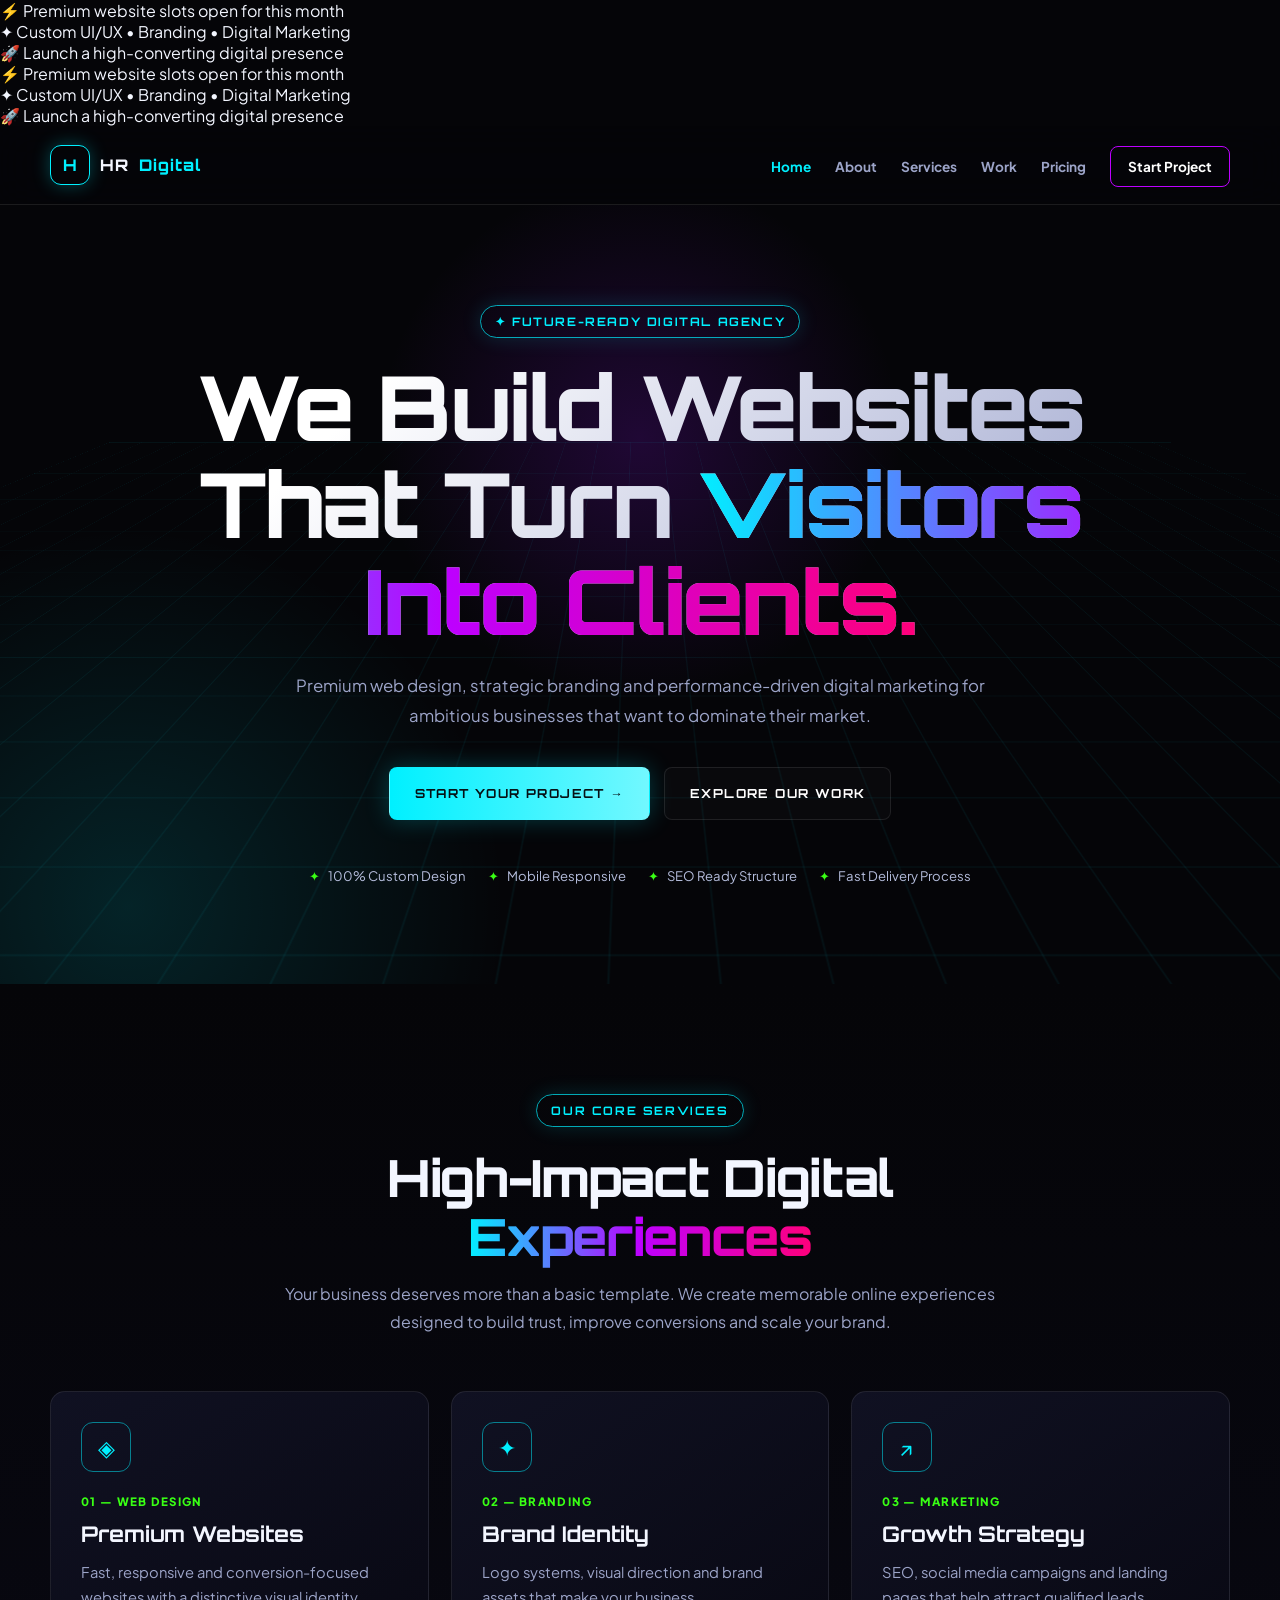
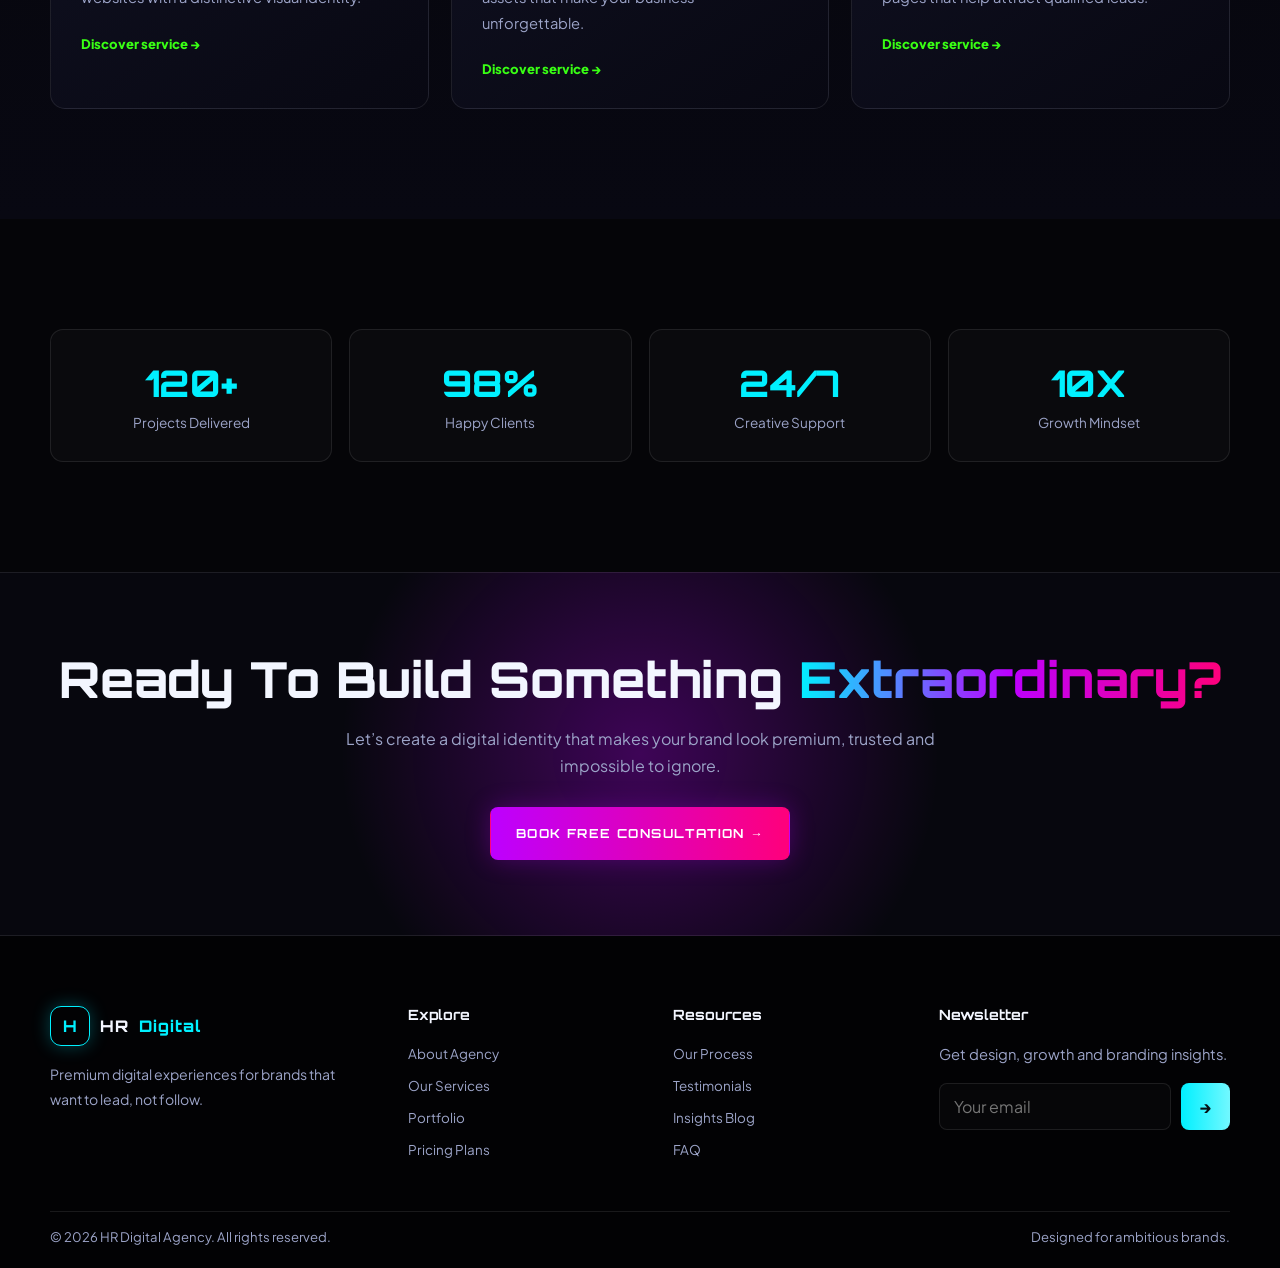
<file: index.html>
<!DOCTYPE html><html lang="en"><head><meta charset="UTF-8"><meta name="viewport" content="width=device-width, initial-scale=1.0"><meta name="description" content="HR Digital — Premium website creator and digital marketing agency."><title>HR Digital — Website Creator & Growth Agency</title><link rel="stylesheet" href="style.css"></head><body><div class="scarcity-ticker"><div class="ticker-wrap"><div class="ticker-item">⚡ Premium website slots open for this month</div><div class="ticker-item">✦ Custom UI/UX • Branding • Digital Marketing</div><div class="ticker-item">🚀 Launch a high-converting digital presence</div><div class="ticker-item">⚡ Premium website slots open for this month</div><div class="ticker-item">✦ Custom UI/UX • Branding • Digital Marketing</div><div class="ticker-item">🚀 Launch a high-converting digital presence</div></div></div><header class="site-header"><div class="container navbar"><a href="index.html" class="logo"><span class="logo-mark">H</span>HR<span>Digital</span></a><button class="menu-toggle" aria-label="Open Menu">☰</button><ul class="nav-links"><li><a href="index.html">Home</a></li><li><a href="about.html">About</a></li><li><a href="services.html">Services</a></li><li><a href="portfolio.html">Work</a></li><li><a href="pricing.html">Pricing</a></li><li><a class="nav-cta" href="contact.html">Start Project</a></li></ul></div></header><main><section class="hero"><div class="hero-content"><span class="agency-badge">✦ Future-Ready Digital Agency</span><h1 class="hero-title">We Build Websites That Turn <span>Visitors Into Clients.</span></h1><p class="hero-subtitle">Premium web design, strategic branding and performance-driven digital marketing for ambitious businesses that want to dominate their market.</p><div class="cta-group"><a href="contact.html" class="btn-neon">Start Your Project →</a><a href="portfolio.html" class="btn-outline">Explore Our Work</a></div><div class="hero-trust"><span>100% Custom Design</span><span>Mobile Responsive</span><span>SEO Ready Structure</span><span>Fast Delivery Process</span></div></div></section><section class="section section-dark"><div class="container"><div class="section-header reveal"><span class="eyebrow">Our Core Services</span><h2>High-Impact Digital <span class="gradient-text">Experiences</span></h2><p class="section-desc">Your business deserves more than a basic template. We create memorable online experiences designed to build trust, improve conversions and scale your brand.</p></div><div class="grid-container"><article class="premium-card reveal"><div class="card-icon">◈</div><span class="card-badge">01 — Web Design</span><h3 class="card-title">Premium Websites</h3><p class="card-text">Fast, responsive and conversion-focused websites with a distinctive visual identity.</p><a href="services.html" class="card-link">Discover service →</a></article><article class="premium-card reveal"><div class="card-icon">✦</div><span class="card-badge">02 — Branding</span><h3 class="card-title">Brand Identity</h3><p class="card-text">Logo systems, visual direction and brand assets that make your business unforgettable.</p><a href="services.html" class="card-link">Discover service →</a></article><article class="premium-card reveal"><div class="card-icon">↗</div><span class="card-badge">03 — Marketing</span><h3 class="card-title">Growth Strategy</h3><p class="card-text">SEO, social media campaigns and landing pages that help attract qualified leads.</p><a href="services.html" class="card-link">Discover service →</a></article></div></div></section><section class="section"><div class="container"><div class="stats-grid reveal"><div class="stat-card"><div class="stat-number">120+</div><div class="stat-label">Projects Delivered</div></div><div class="stat-card"><div class="stat-number">98%</div><div class="stat-label">Happy Clients</div></div><div class="stat-card"><div class="stat-number">24/7</div><div class="stat-label">Creative Support</div></div><div class="stat-card"><div class="stat-number">10X</div><div class="stat-label">Growth Mindset</div></div></div></div></section><section class="bottom-cta"><div class="container reveal"><h2>Ready To Build Something <span class="gradient-text">Extraordinary?</span></h2><p>Let’s create a digital identity that makes your brand look premium, trusted and impossible to ignore.</p><a href="contact.html" class="btn-neon btn-purple">Book Free Consultation →</a></div></section></main><footer class="footer-agency"><div class="container"><div class="footer-grid"><div class="footer-brand"><a href="index.html" class="logo"><span class="logo-mark">H</span>HR<span>Digital</span></a><p>Premium digital experiences for brands that want to lead, not follow.</p></div><div><h4 class="footer-title">Explore</h4><ul class="footer-links"><li><a href="about.html">About Agency</a></li><li><a href="services.html">Our Services</a></li><li><a href="portfolio.html">Portfolio</a></li><li><a href="pricing.html">Pricing Plans</a></li></ul></div><div><h4 class="footer-title">Resources</h4><ul class="footer-links"><li><a href="process.html">Our Process</a></li><li><a href="testimonials.html">Testimonials</a></li><li><a href="blog.html">Insights Blog</a></li><li><a href="faq.html">FAQ</a></li></ul></div><div><h4 class="footer-title">Newsletter</h4><p class="card-text">Get design, growth and branding insights.</p><form class="footer-newsletter"><input type="email" placeholder="Your email" required><button type="submit">→</button></form></div></div><div class="footer-bottom"><span>© 2026 HR Digital Agency. All rights reserved.</span><span>Designed for ambitious brands.</span></div></div></footer><script src="script.js"></script></body></html>
</file>
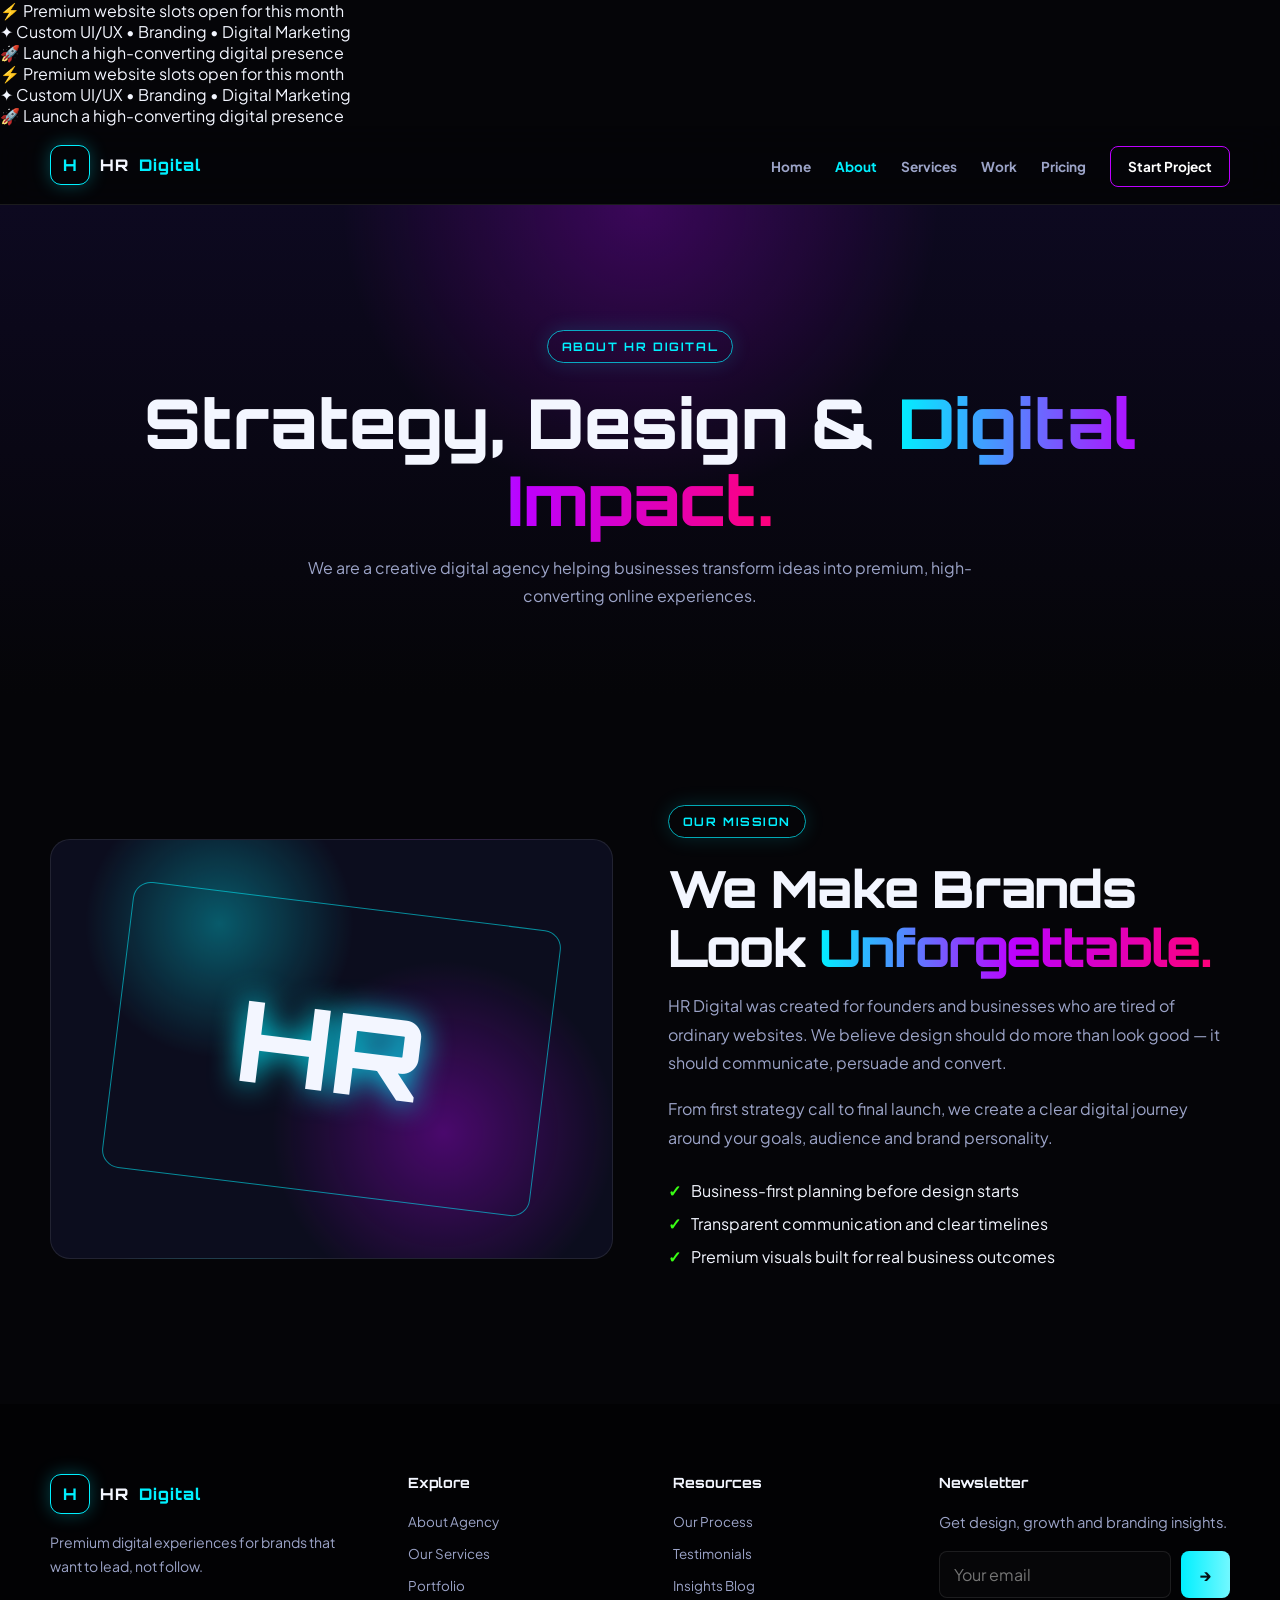
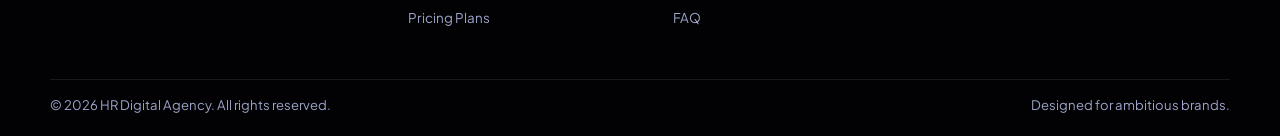
<file: about.html>
<!DOCTYPE html><html lang="en"><head><meta charset="UTF-8"><meta name="viewport" content="width=device-width, initial-scale=1.0"><meta name="description" content="HR Digital — Premium website creator and digital marketing agency."><title>About — HR Digital</title><link rel="stylesheet" href="style.css"></head><body><div class="scarcity-ticker"><div class="ticker-wrap"><div class="ticker-item">⚡ Premium website slots open for this month</div><div class="ticker-item">✦ Custom UI/UX • Branding • Digital Marketing</div><div class="ticker-item">🚀 Launch a high-converting digital presence</div><div class="ticker-item">⚡ Premium website slots open for this month</div><div class="ticker-item">✦ Custom UI/UX • Branding • Digital Marketing</div><div class="ticker-item">🚀 Launch a high-converting digital presence</div></div></div><header class="site-header"><div class="container navbar"><a href="index.html" class="logo"><span class="logo-mark">H</span>HR<span>Digital</span></a><button class="menu-toggle" aria-label="Open Menu">☰</button><ul class="nav-links"><li><a href="index.html">Home</a></li><li><a href="about.html">About</a></li><li><a href="services.html">Services</a></li><li><a href="portfolio.html">Work</a></li><li><a href="pricing.html">Pricing</a></li><li><a class="nav-cta" href="contact.html">Start Project</a></li></ul></div></header><main><section class="page-hero"><div class="container"><span class="eyebrow">About HR Digital</span><h1>Strategy, Design & <span class="gradient-text">Digital Impact.</span></h1><p>We are a creative digital agency helping businesses transform ideas into premium, high-converting online experiences.</p></div></section><section class="section"><div class="container about-layout"><div class="about-visual reveal"></div><div class="about-content reveal"><span class="eyebrow">Our Mission</span><h2>We Make Brands Look <span class="gradient-text">Unforgettable.</span></h2><p>HR Digital was created for founders and businesses who are tired of ordinary websites. We believe design should do more than look good — it should communicate, persuade and convert.</p><p>From first strategy call to final launch, we create a clear digital journey around your goals, audience and brand personality.</p><ul class="check-list"><li>Business-first planning before design starts</li><li>Transparent communication and clear timelines</li><li>Premium visuals built for real business outcomes</li></ul></div></div></section></main><footer class="footer-agency"><div class="container"><div class="footer-grid"><div class="footer-brand"><a href="index.html" class="logo"><span class="logo-mark">H</span>HR<span>Digital</span></a><p>Premium digital experiences for brands that want to lead, not follow.</p></div><div><h4 class="footer-title">Explore</h4><ul class="footer-links"><li><a href="about.html">About Agency</a></li><li><a href="services.html">Our Services</a></li><li><a href="portfolio.html">Portfolio</a></li><li><a href="pricing.html">Pricing Plans</a></li></ul></div><div><h4 class="footer-title">Resources</h4><ul class="footer-links"><li><a href="process.html">Our Process</a></li><li><a href="testimonials.html">Testimonials</a></li><li><a href="blog.html">Insights Blog</a></li><li><a href="faq.html">FAQ</a></li></ul></div><div><h4 class="footer-title">Newsletter</h4><p class="card-text">Get design, growth and branding insights.</p><form class="footer-newsletter"><input type="email" placeholder="Your email" required><button type="submit">→</button></form></div></div><div class="footer-bottom"><span>© 2026 HR Digital Agency. All rights reserved.</span><span>Designed for ambitious brands.</span></div></div></footer><script src="script.js"></script></body></html>
</file>
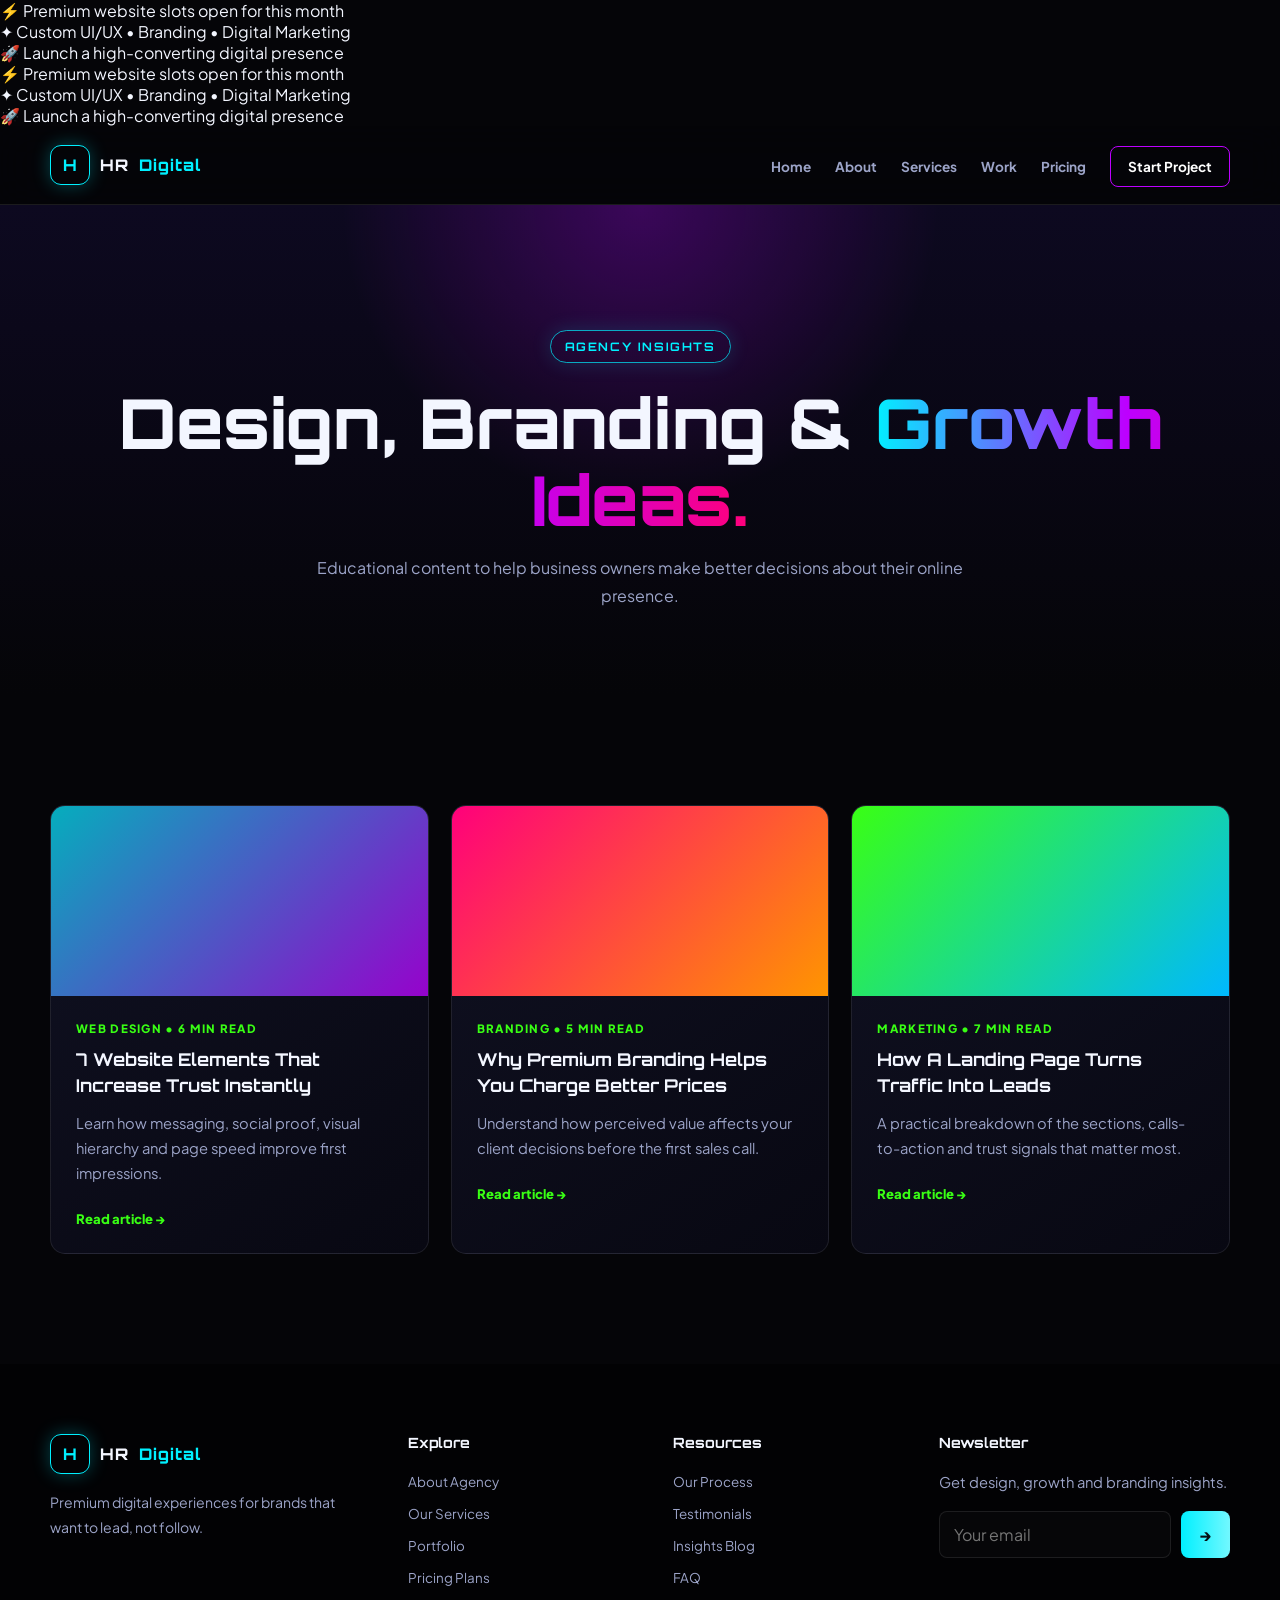
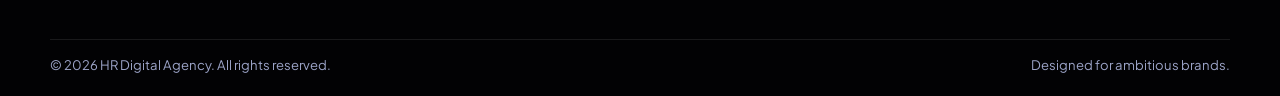
<file: blog.html>
<!DOCTYPE html><html lang="en"><head><meta charset="UTF-8"><meta name="viewport" content="width=device-width, initial-scale=1.0"><meta name="description" content="HR Digital — Premium website creator and digital marketing agency."><title>Blog — HR Digital</title><link rel="stylesheet" href="style.css"></head><body><div class="scarcity-ticker"><div class="ticker-wrap"><div class="ticker-item">⚡ Premium website slots open for this month</div><div class="ticker-item">✦ Custom UI/UX • Branding • Digital Marketing</div><div class="ticker-item">🚀 Launch a high-converting digital presence</div><div class="ticker-item">⚡ Premium website slots open for this month</div><div class="ticker-item">✦ Custom UI/UX • Branding • Digital Marketing</div><div class="ticker-item">🚀 Launch a high-converting digital presence</div></div></div><header class="site-header"><div class="container navbar"><a href="index.html" class="logo"><span class="logo-mark">H</span>HR<span>Digital</span></a><button class="menu-toggle" aria-label="Open Menu">☰</button><ul class="nav-links"><li><a href="index.html">Home</a></li><li><a href="about.html">About</a></li><li><a href="services.html">Services</a></li><li><a href="portfolio.html">Work</a></li><li><a href="pricing.html">Pricing</a></li><li><a class="nav-cta" href="contact.html">Start Project</a></li></ul></div></header><main><section class="page-hero"><div class="container"><span class="eyebrow">Agency Insights</span><h1>Design, Branding & <span class="gradient-text">Growth Ideas.</span></h1><p>Educational content to help business owners make better decisions about their online presence.</p></div></section><section class="section"><div class="container blog-grid"><article class="blog-card reveal"><div class="blog-visual"></div><div class="blog-content"><span class="blog-meta">Web Design • 6 Min Read</span><h3>7 Website Elements That Increase Trust Instantly</h3><p>Learn how messaging, social proof, visual hierarchy and page speed improve first impressions.</p><a href="contact.html" class="card-link">Read article →</a></div></article><article class="blog-card reveal"><div class="blog-visual"></div><div class="blog-content"><span class="blog-meta">Branding • 5 Min Read</span><h3>Why Premium Branding Helps You Charge Better Prices</h3><p>Understand how perceived value affects your client decisions before the first sales call.</p><a href="contact.html" class="card-link">Read article →</a></div></article><article class="blog-card reveal"><div class="blog-visual"></div><div class="blog-content"><span class="blog-meta">Marketing • 7 Min Read</span><h3>How A Landing Page Turns Traffic Into Leads</h3><p>A practical breakdown of the sections, calls-to-action and trust signals that matter most.</p><a href="contact.html" class="card-link">Read article →</a></div></article></div></section></main><footer class="footer-agency"><div class="container"><div class="footer-grid"><div class="footer-brand"><a href="index.html" class="logo"><span class="logo-mark">H</span>HR<span>Digital</span></a><p>Premium digital experiences for brands that want to lead, not follow.</p></div><div><h4 class="footer-title">Explore</h4><ul class="footer-links"><li><a href="about.html">About Agency</a></li><li><a href="services.html">Our Services</a></li><li><a href="portfolio.html">Portfolio</a></li><li><a href="pricing.html">Pricing Plans</a></li></ul></div><div><h4 class="footer-title">Resources</h4><ul class="footer-links"><li><a href="process.html">Our Process</a></li><li><a href="testimonials.html">Testimonials</a></li><li><a href="blog.html">Insights Blog</a></li><li><a href="faq.html">FAQ</a></li></ul></div><div><h4 class="footer-title">Newsletter</h4><p class="card-text">Get design, growth and branding insights.</p><form class="footer-newsletter"><input type="email" placeholder="Your email" required><button type="submit">→</button></form></div></div><div class="footer-bottom"><span>© 2026 HR Digital Agency. All rights reserved.</span><span>Designed for ambitious brands.</span></div></div></footer><script src="script.js"></script></body></html>
</file>
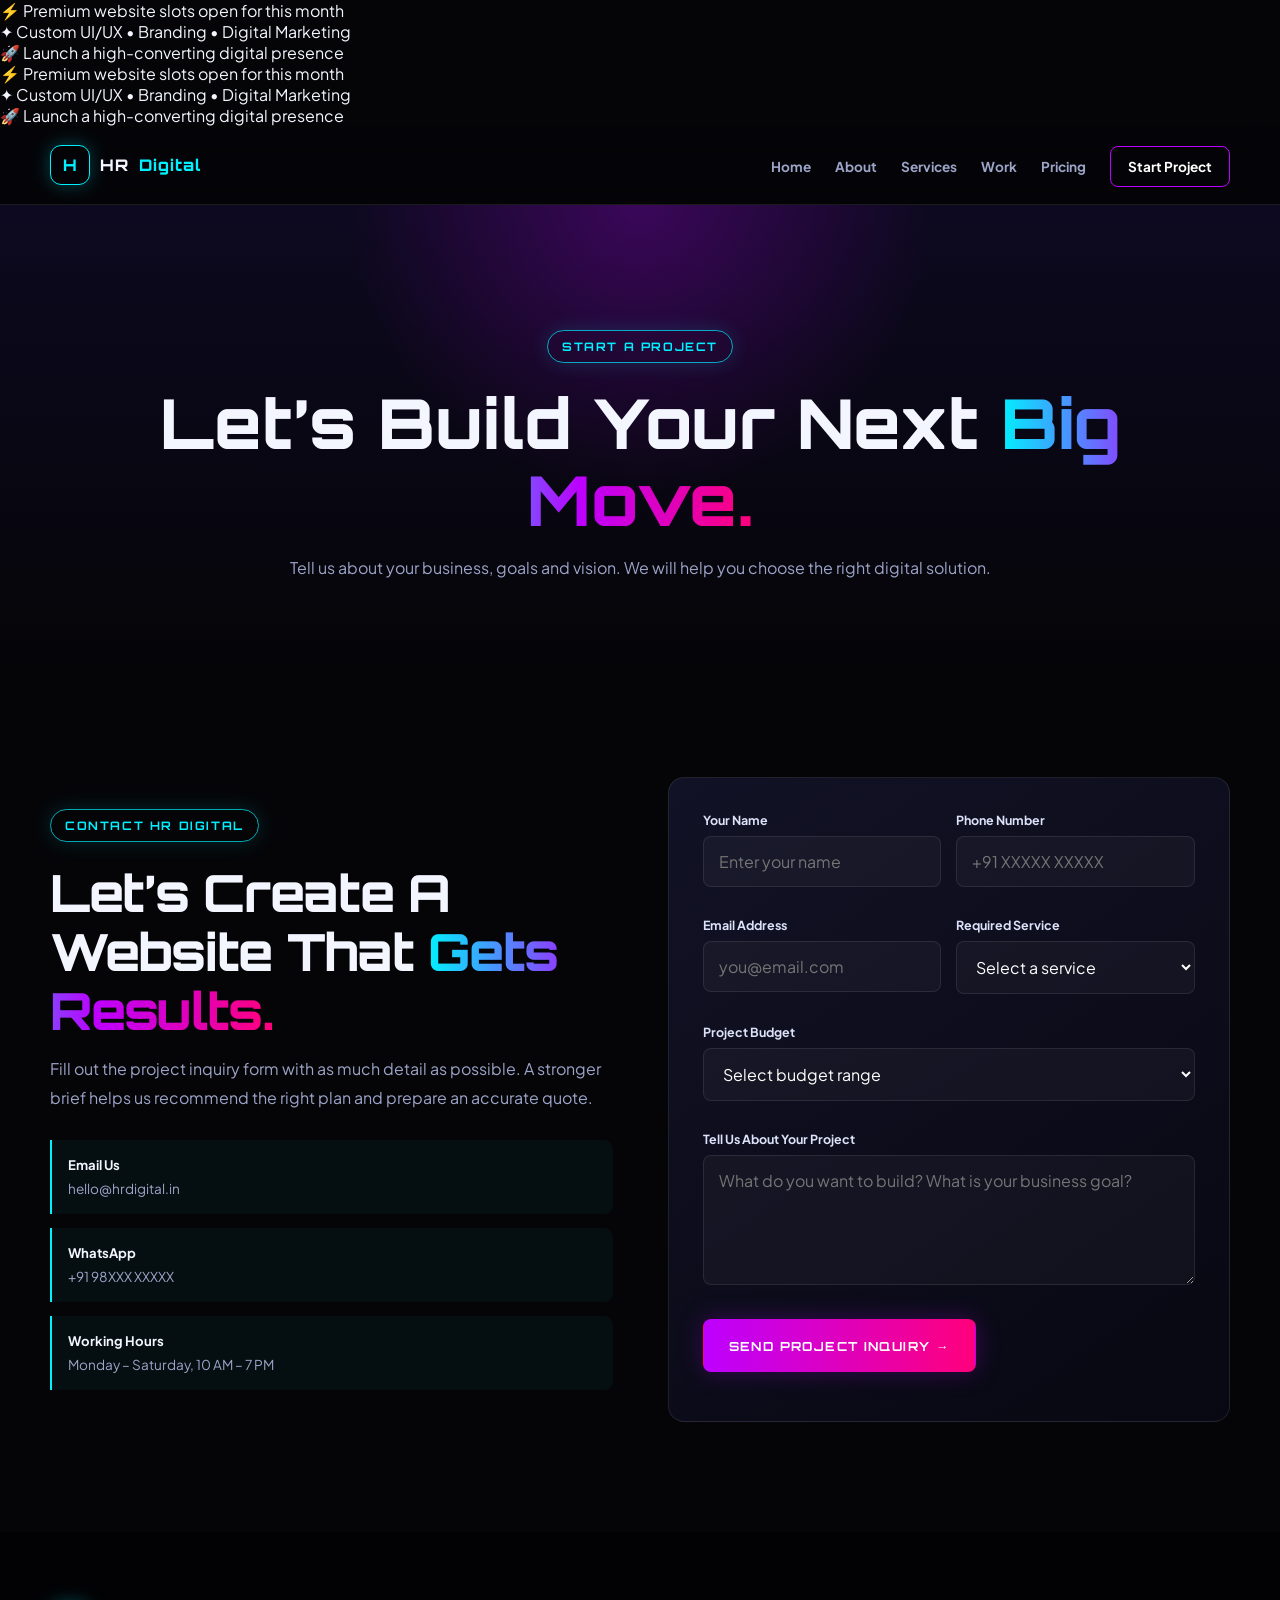
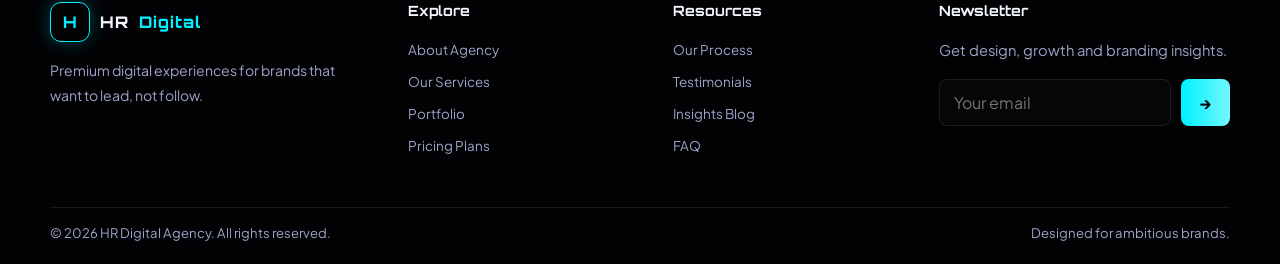
<file: contact.html>
<!DOCTYPE html><html lang="en"><head><meta charset="UTF-8"><meta name="viewport" content="width=device-width, initial-scale=1.0"><meta name="description" content="HR Digital — Premium website creator and digital marketing agency."><title>Contact — HR Digital</title><link rel="stylesheet" href="style.css"></head><body><div class="scarcity-ticker"><div class="ticker-wrap"><div class="ticker-item">⚡ Premium website slots open for this month</div><div class="ticker-item">✦ Custom UI/UX • Branding • Digital Marketing</div><div class="ticker-item">🚀 Launch a high-converting digital presence</div><div class="ticker-item">⚡ Premium website slots open for this month</div><div class="ticker-item">✦ Custom UI/UX • Branding • Digital Marketing</div><div class="ticker-item">🚀 Launch a high-converting digital presence</div></div></div><header class="site-header"><div class="container navbar"><a href="index.html" class="logo"><span class="logo-mark">H</span>HR<span>Digital</span></a><button class="menu-toggle" aria-label="Open Menu">☰</button><ul class="nav-links"><li><a href="index.html">Home</a></li><li><a href="about.html">About</a></li><li><a href="services.html">Services</a></li><li><a href="portfolio.html">Work</a></li><li><a href="pricing.html">Pricing</a></li><li><a class="nav-cta" href="contact.html">Start Project</a></li></ul></div></header><main><section class="page-hero"><div class="container"><span class="eyebrow">Start A Project</span><h1>Let’s Build Your Next <span class="gradient-text">Big Move.</span></h1><p>Tell us about your business, goals and vision. We will help you choose the right digital solution.</p></div></section><section class="section"><div class="container contact-layout"><div class="contact-info reveal"><span class="eyebrow">Contact HR Digital</span><h2>Let’s Create A Website That <span class="gradient-text">Gets Results.</span></h2><p>Fill out the project inquiry form with as much detail as possible. A stronger brief helps us recommend the right plan and prepare an accurate quote.</p><div class="contact-details"><div class="contact-detail"><strong>Email Us</strong><span>hello@hrdigital.in</span></div><div class="contact-detail"><strong>WhatsApp</strong><span>+91 98XXX XXXXX</span></div><div class="contact-detail"><strong>Working Hours</strong><span>Monday – Saturday, 10 AM – 7 PM</span></div></div></div><form class="contact-form reveal"><div class="form-grid"><div class="form-group"><label>Your Name</label><input class="form-control" type="text" placeholder="Enter your name" required></div><div class="form-group"><label>Phone Number</label><input class="form-control" type="tel" placeholder="+91 XXXXX XXXXX" required></div><div class="form-group"><label>Email Address</label><input class="form-control" type="email" placeholder="you@email.com" required></div><div class="form-group"><label>Required Service</label><select class="form-control" required><option value="">Select a service</option><option>Website Design</option><option>E-Commerce Website</option><option>Brand Identity</option><option>Digital Marketing</option><option>Custom Package</option></select></div><div class="form-group full"><label>Project Budget</label><select class="form-control" required><option value="">Select budget range</option><option>₹10,000 – ₹25,000</option><option>₹25,000 – ₹50,000</option><option>₹50,000 – ₹1,00,000</option><option>₹1,00,000+</option></select></div><div class="form-group full"><label>Tell Us About Your Project</label><textarea class="form-control" placeholder="What do you want to build? What is your business goal?" required></textarea></div><div class="form-group full"><button class="btn-neon btn-purple" type="submit">Send Project Inquiry →</button></div></div></form></div></section></main><footer class="footer-agency"><div class="container"><div class="footer-grid"><div class="footer-brand"><a href="index.html" class="logo"><span class="logo-mark">H</span>HR<span>Digital</span></a><p>Premium digital experiences for brands that want to lead, not follow.</p></div><div><h4 class="footer-title">Explore</h4><ul class="footer-links"><li><a href="about.html">About Agency</a></li><li><a href="services.html">Our Services</a></li><li><a href="portfolio.html">Portfolio</a></li><li><a href="pricing.html">Pricing Plans</a></li></ul></div><div><h4 class="footer-title">Resources</h4><ul class="footer-links"><li><a href="process.html">Our Process</a></li><li><a href="testimonials.html">Testimonials</a></li><li><a href="blog.html">Insights Blog</a></li><li><a href="faq.html">FAQ</a></li></ul></div><div><h4 class="footer-title">Newsletter</h4><p class="card-text">Get design, growth and branding insights.</p><form class="footer-newsletter"><input type="email" placeholder="Your email" required><button type="submit">→</button></form></div></div><div class="footer-bottom"><span>© 2026 HR Digital Agency. All rights reserved.</span><span>Designed for ambitious brands.</span></div></div></footer><script src="script.js"></script></body></html>
</file>
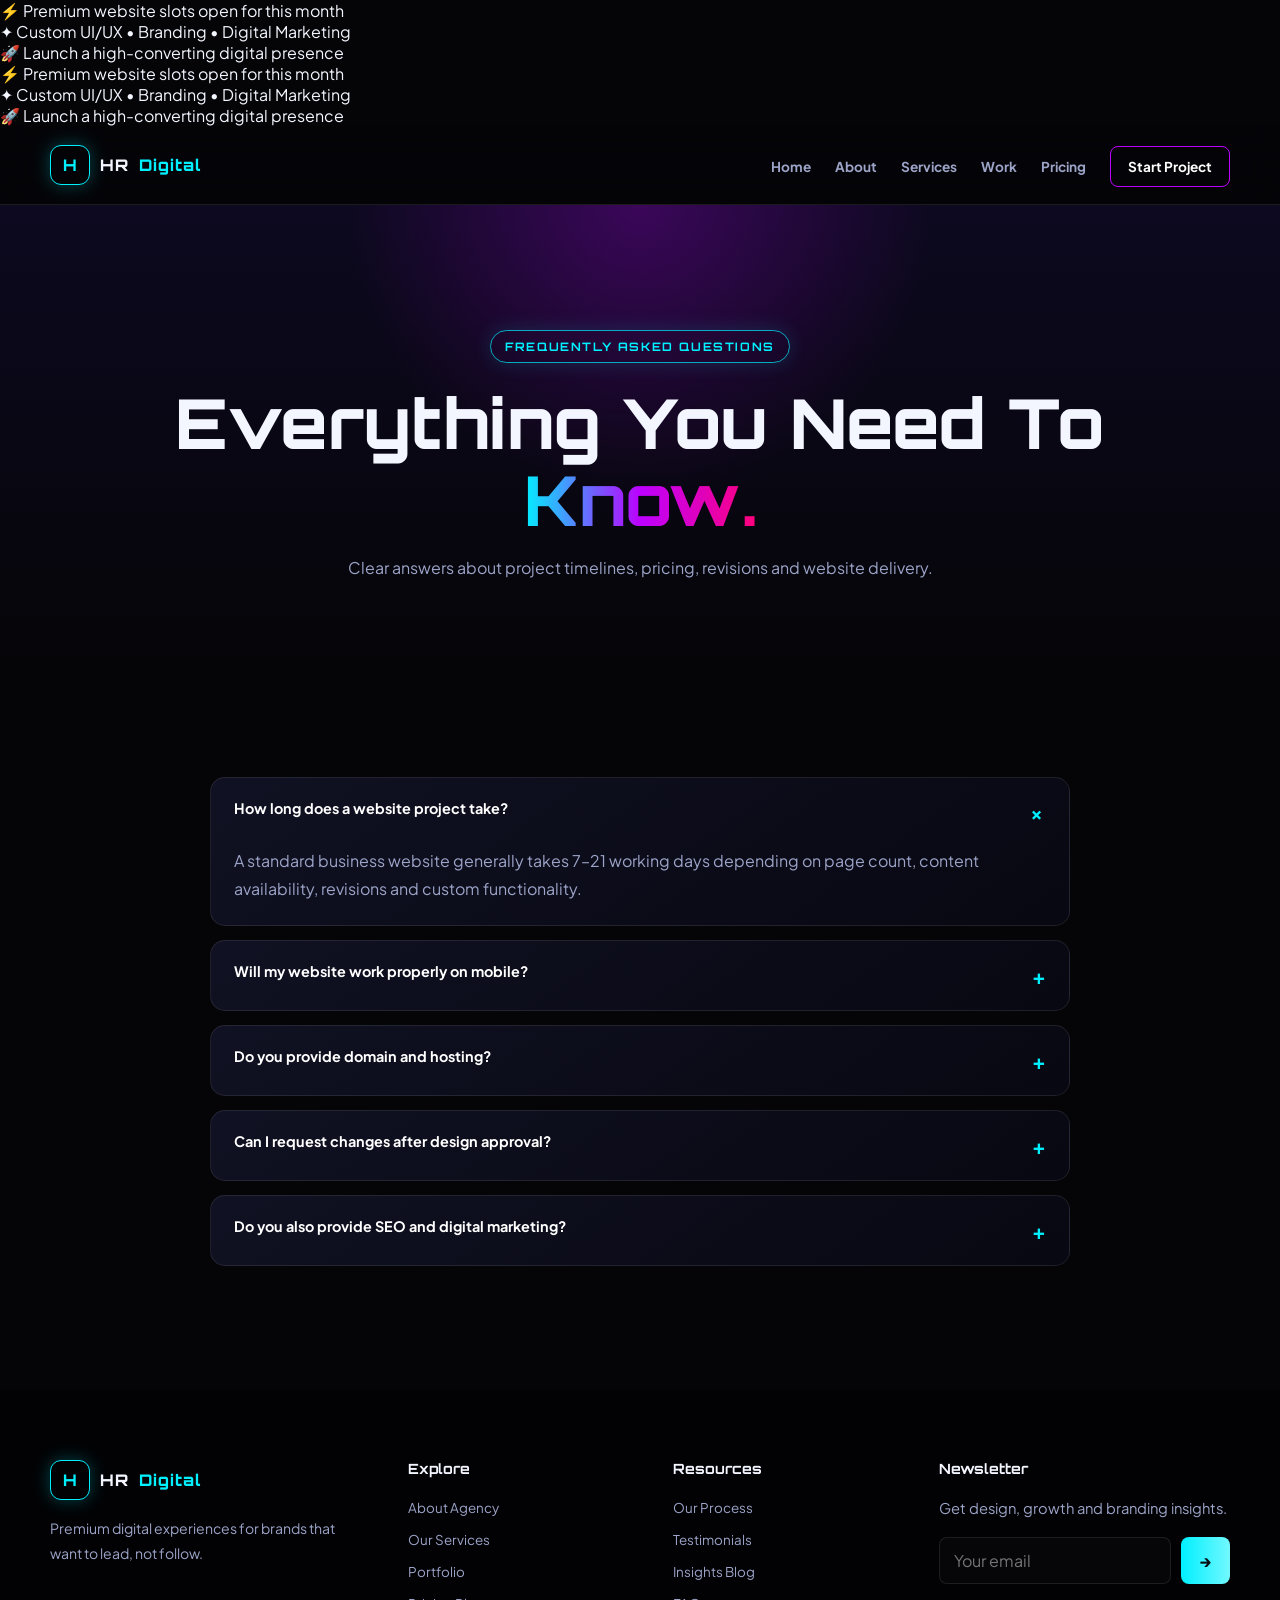
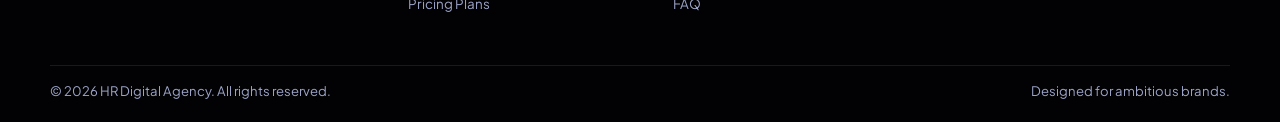
<file: faq.html>
<!DOCTYPE html><html lang="en"><head><meta charset="UTF-8"><meta name="viewport" content="width=device-width, initial-scale=1.0"><meta name="description" content="HR Digital — Premium website creator and digital marketing agency."><title>FAQ — HR Digital</title><link rel="stylesheet" href="style.css"></head><body><div class="scarcity-ticker"><div class="ticker-wrap"><div class="ticker-item">⚡ Premium website slots open for this month</div><div class="ticker-item">✦ Custom UI/UX • Branding • Digital Marketing</div><div class="ticker-item">🚀 Launch a high-converting digital presence</div><div class="ticker-item">⚡ Premium website slots open for this month</div><div class="ticker-item">✦ Custom UI/UX • Branding • Digital Marketing</div><div class="ticker-item">🚀 Launch a high-converting digital presence</div></div></div><header class="site-header"><div class="container navbar"><a href="index.html" class="logo"><span class="logo-mark">H</span>HR<span>Digital</span></a><button class="menu-toggle" aria-label="Open Menu">☰</button><ul class="nav-links"><li><a href="index.html">Home</a></li><li><a href="about.html">About</a></li><li><a href="services.html">Services</a></li><li><a href="portfolio.html">Work</a></li><li><a href="pricing.html">Pricing</a></li><li><a class="nav-cta" href="contact.html">Start Project</a></li></ul></div></header><main><section class="page-hero"><div class="container"><span class="eyebrow">Frequently Asked Questions</span><h1>Everything You Need To <span class="gradient-text">Know.</span></h1><p>Clear answers about project timelines, pricing, revisions and website delivery.</p></div></section><section class="section"><div class="container faq-wrap"><article class="faq-item active reveal"><button class="faq-question">How long does a website project take?<span>+</span></button><div class="faq-answer"><div><p>A standard business website generally takes 7–21 working days depending on page count, content availability, revisions and custom functionality.</p></div></div></article><article class="faq-item  reveal"><button class="faq-question">Will my website work properly on mobile?<span>+</span></button><div class="faq-answer"><div><p>Yes. Every website is designed responsively for mobile, tablet, laptop and desktop screens.</p></div></div></article><article class="faq-item  reveal"><button class="faq-question">Do you provide domain and hosting?<span>+</span></button><div class="faq-answer"><div><p>We can guide you through domain and hosting selection, or set it up for you as part of a custom package.</p></div></div></article><article class="faq-item  reveal"><button class="faq-question">Can I request changes after design approval?<span>+</span></button><div class="faq-answer"><div><p>Yes. Each package includes defined revision rounds. Additional requests can also be handled transparently.</p></div></div></article><article class="faq-item  reveal"><button class="faq-question">Do you also provide SEO and digital marketing?<span>+</span></button><div class="faq-answer"><div><p>Yes. We can include SEO setup, landing pages, branding assets and growth-focused marketing support.</p></div></div></article></div></section></main><footer class="footer-agency"><div class="container"><div class="footer-grid"><div class="footer-brand"><a href="index.html" class="logo"><span class="logo-mark">H</span>HR<span>Digital</span></a><p>Premium digital experiences for brands that want to lead, not follow.</p></div><div><h4 class="footer-title">Explore</h4><ul class="footer-links"><li><a href="about.html">About Agency</a></li><li><a href="services.html">Our Services</a></li><li><a href="portfolio.html">Portfolio</a></li><li><a href="pricing.html">Pricing Plans</a></li></ul></div><div><h4 class="footer-title">Resources</h4><ul class="footer-links"><li><a href="process.html">Our Process</a></li><li><a href="testimonials.html">Testimonials</a></li><li><a href="blog.html">Insights Blog</a></li><li><a href="faq.html">FAQ</a></li></ul></div><div><h4 class="footer-title">Newsletter</h4><p class="card-text">Get design, growth and branding insights.</p><form class="footer-newsletter"><input type="email" placeholder="Your email" required><button type="submit">→</button></form></div></div><div class="footer-bottom"><span>© 2026 HR Digital Agency. All rights reserved.</span><span>Designed for ambitious brands.</span></div></div></footer><script src="script.js"></script></body></html>
</file>
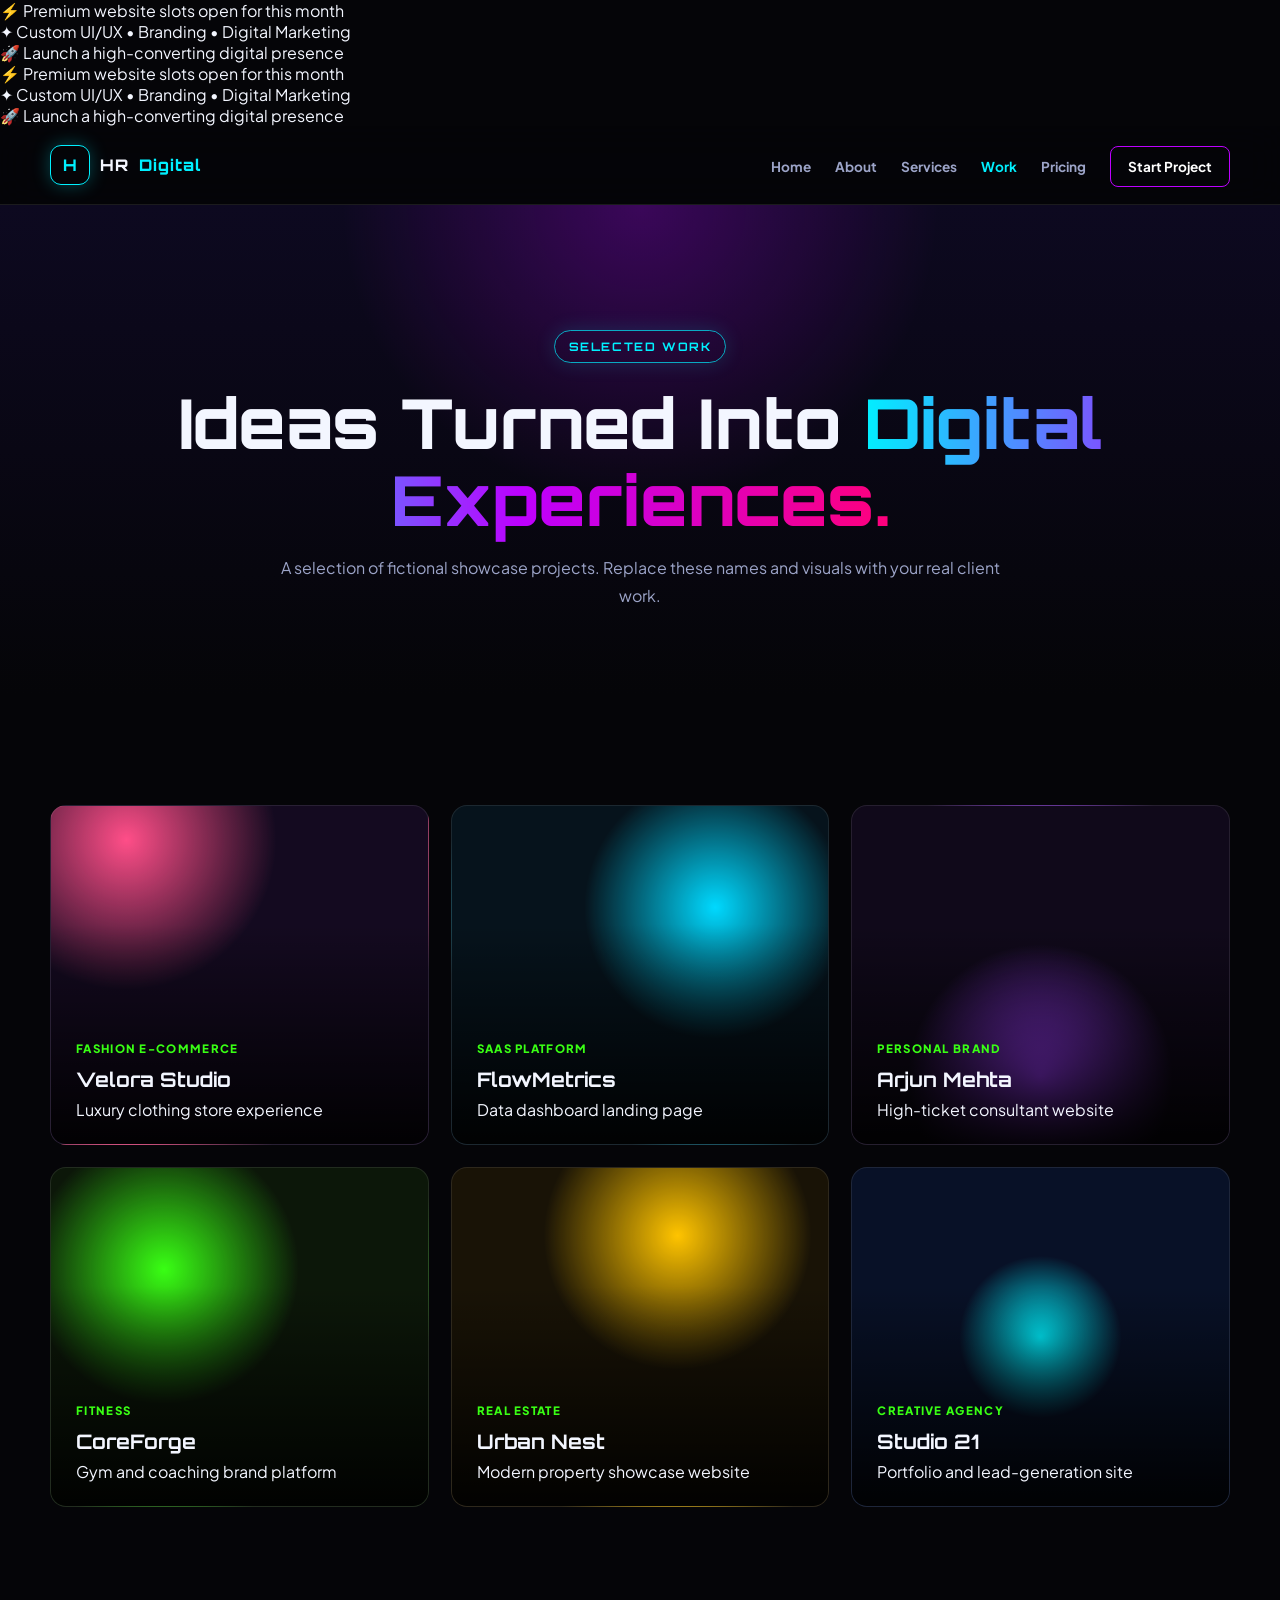
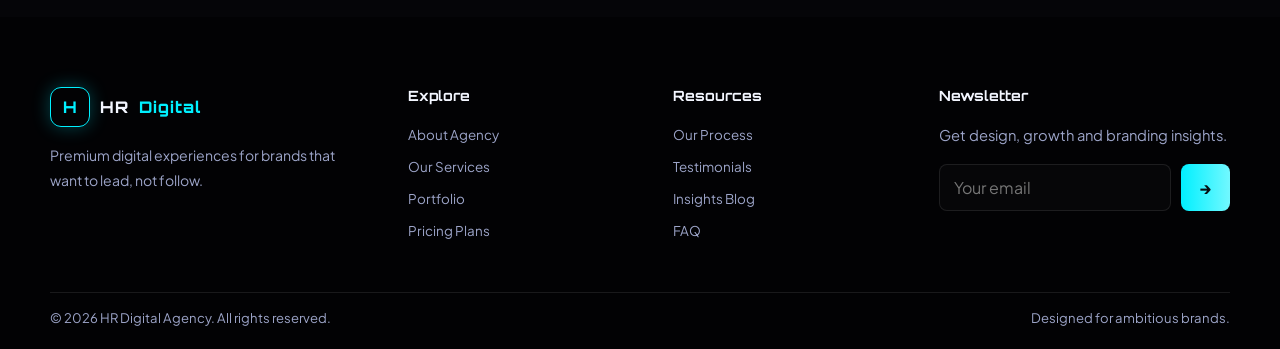
<file: portfolio.html>
<!DOCTYPE html><html lang="en"><head><meta charset="UTF-8"><meta name="viewport" content="width=device-width, initial-scale=1.0"><meta name="description" content="HR Digital — Premium website creator and digital marketing agency."><title>Portfolio — HR Digital</title><link rel="stylesheet" href="style.css"></head><body><div class="scarcity-ticker"><div class="ticker-wrap"><div class="ticker-item">⚡ Premium website slots open for this month</div><div class="ticker-item">✦ Custom UI/UX • Branding • Digital Marketing</div><div class="ticker-item">🚀 Launch a high-converting digital presence</div><div class="ticker-item">⚡ Premium website slots open for this month</div><div class="ticker-item">✦ Custom UI/UX • Branding • Digital Marketing</div><div class="ticker-item">🚀 Launch a high-converting digital presence</div></div></div><header class="site-header"><div class="container navbar"><a href="index.html" class="logo"><span class="logo-mark">H</span>HR<span>Digital</span></a><button class="menu-toggle" aria-label="Open Menu">☰</button><ul class="nav-links"><li><a href="index.html">Home</a></li><li><a href="about.html">About</a></li><li><a href="services.html">Services</a></li><li><a href="portfolio.html">Work</a></li><li><a href="pricing.html">Pricing</a></li><li><a class="nav-cta" href="contact.html">Start Project</a></li></ul></div></header><main><section class="page-hero"><div class="container"><span class="eyebrow">Selected Work</span><h1>Ideas Turned Into <span class="gradient-text">Digital Experiences.</span></h1><p>A selection of fictional showcase projects. Replace these names and visuals with your real client work.</p></div></section><section class="section"><div class="container"><div class="portfolio-grid"><article class="portfolio-card reveal"><div class="portfolio-content"><span class="portfolio-tag">Fashion E-Commerce</span><h3>Velora Studio</h3><p>Luxury clothing store experience</p></div></article><article class="portfolio-card reveal"><div class="portfolio-content"><span class="portfolio-tag">SaaS Platform</span><h3>FlowMetrics</h3><p>Data dashboard landing page</p></div></article><article class="portfolio-card reveal"><div class="portfolio-content"><span class="portfolio-tag">Personal Brand</span><h3>Arjun Mehta</h3><p>High-ticket consultant website</p></div></article><article class="portfolio-card reveal"><div class="portfolio-content"><span class="portfolio-tag">Fitness</span><h3>CoreForge</h3><p>Gym and coaching brand platform</p></div></article><article class="portfolio-card reveal"><div class="portfolio-content"><span class="portfolio-tag">Real Estate</span><h3>Urban Nest</h3><p>Modern property showcase website</p></div></article><article class="portfolio-card reveal"><div class="portfolio-content"><span class="portfolio-tag">Creative Agency</span><h3>Studio 21</h3><p>Portfolio and lead-generation site</p></div></article></div></div></section></main><footer class="footer-agency"><div class="container"><div class="footer-grid"><div class="footer-brand"><a href="index.html" class="logo"><span class="logo-mark">H</span>HR<span>Digital</span></a><p>Premium digital experiences for brands that want to lead, not follow.</p></div><div><h4 class="footer-title">Explore</h4><ul class="footer-links"><li><a href="about.html">About Agency</a></li><li><a href="services.html">Our Services</a></li><li><a href="portfolio.html">Portfolio</a></li><li><a href="pricing.html">Pricing Plans</a></li></ul></div><div><h4 class="footer-title">Resources</h4><ul class="footer-links"><li><a href="process.html">Our Process</a></li><li><a href="testimonials.html">Testimonials</a></li><li><a href="blog.html">Insights Blog</a></li><li><a href="faq.html">FAQ</a></li></ul></div><div><h4 class="footer-title">Newsletter</h4><p class="card-text">Get design, growth and branding insights.</p><form class="footer-newsletter"><input type="email" placeholder="Your email" required><button type="submit">→</button></form></div></div><div class="footer-bottom"><span>© 2026 HR Digital Agency. All rights reserved.</span><span>Designed for ambitious brands.</span></div></div></footer><script src="script.js"></script></body></html>
</file>
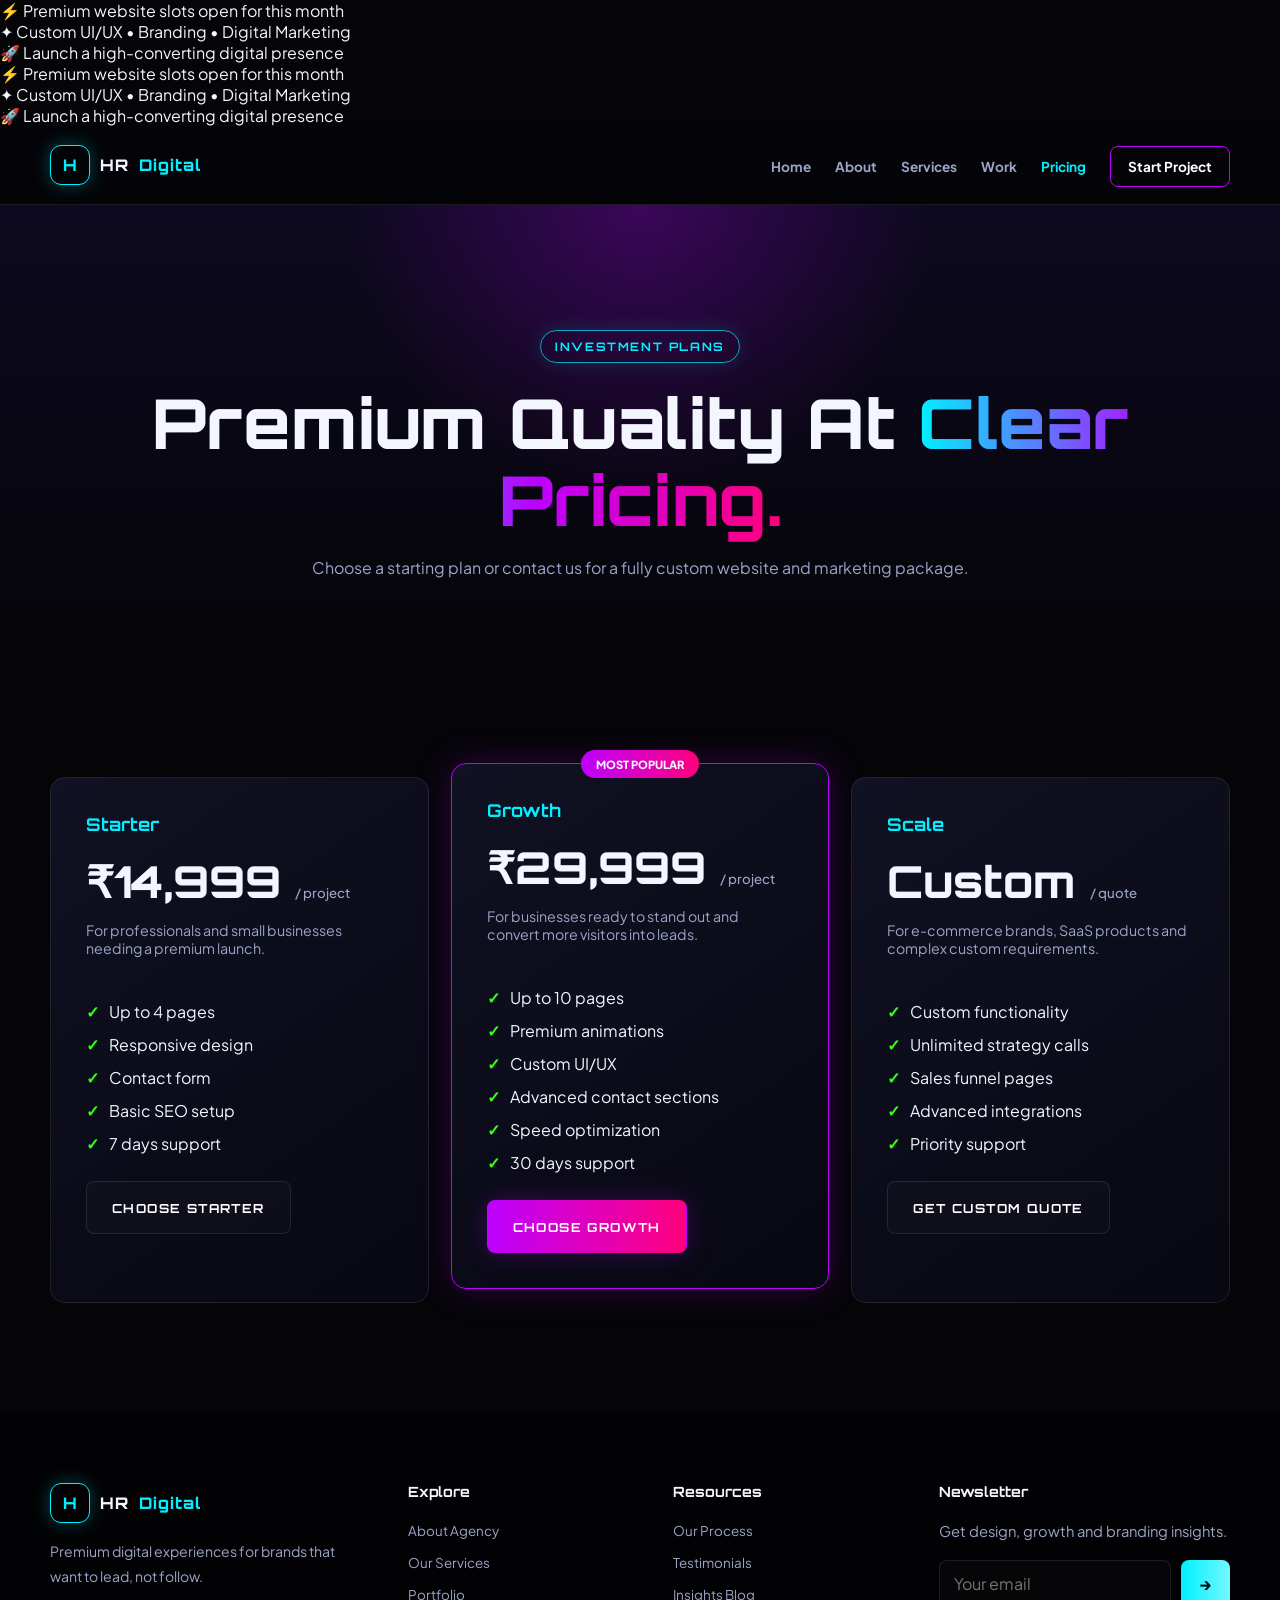
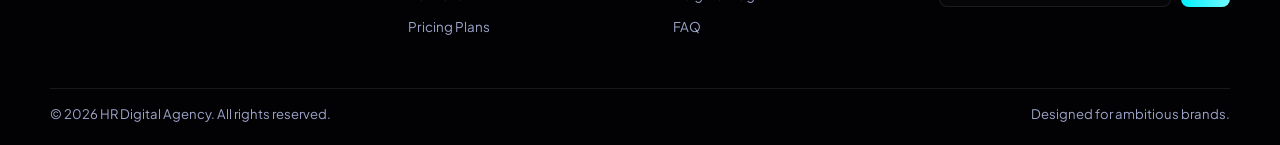
<file: pricing.html>
<!DOCTYPE html><html lang="en"><head><meta charset="UTF-8"><meta name="viewport" content="width=device-width, initial-scale=1.0"><meta name="description" content="HR Digital — Premium website creator and digital marketing agency."><title>Pricing — HR Digital</title><link rel="stylesheet" href="style.css"></head><body><div class="scarcity-ticker"><div class="ticker-wrap"><div class="ticker-item">⚡ Premium website slots open for this month</div><div class="ticker-item">✦ Custom UI/UX • Branding • Digital Marketing</div><div class="ticker-item">🚀 Launch a high-converting digital presence</div><div class="ticker-item">⚡ Premium website slots open for this month</div><div class="ticker-item">✦ Custom UI/UX • Branding • Digital Marketing</div><div class="ticker-item">🚀 Launch a high-converting digital presence</div></div></div><header class="site-header"><div class="container navbar"><a href="index.html" class="logo"><span class="logo-mark">H</span>HR<span>Digital</span></a><button class="menu-toggle" aria-label="Open Menu">☰</button><ul class="nav-links"><li><a href="index.html">Home</a></li><li><a href="about.html">About</a></li><li><a href="services.html">Services</a></li><li><a href="portfolio.html">Work</a></li><li><a href="pricing.html">Pricing</a></li><li><a class="nav-cta" href="contact.html">Start Project</a></li></ul></div></header><main><section class="page-hero"><div class="container"><span class="eyebrow">Investment Plans</span><h1>Premium Quality At <span class="gradient-text">Clear Pricing.</span></h1><p>Choose a starting plan or contact us for a fully custom website and marketing package.</p></div></section><section class="section"><div class="container"><div class="pricing-grid"><article class="price-card reveal"><h3 class="plan-name">Starter</h3><div class="plan-price">₹14,999 <small>/ project</small></div><p class="plan-desc">For professionals and small businesses needing a premium launch.</p><ul class="plan-features"><li>Up to 4 pages</li><li>Responsive design</li><li>Contact form</li><li>Basic SEO setup</li><li>7 days support</li></ul><a href="contact.html" class="btn-outline">Choose Starter</a></article><article class="price-card featured reveal"><span class="popular-label">MOST POPULAR</span><h3 class="plan-name">Growth</h3><div class="plan-price">₹29,999 <small>/ project</small></div><p class="plan-desc">For businesses ready to stand out and convert more visitors into leads.</p><ul class="plan-features"><li>Up to 10 pages</li><li>Premium animations</li><li>Custom UI/UX</li><li>Advanced contact sections</li><li>Speed optimization</li><li>30 days support</li></ul><a href="contact.html" class="btn-neon btn-purple">Choose Growth</a></article><article class="price-card reveal"><h3 class="plan-name">Scale</h3><div class="plan-price">Custom <small>/ quote</small></div><p class="plan-desc">For e-commerce brands, SaaS products and complex custom requirements.</p><ul class="plan-features"><li>Custom functionality</li><li>Unlimited strategy calls</li><li>Sales funnel pages</li><li>Advanced integrations</li><li>Priority support</li></ul><a href="contact.html" class="btn-outline">Get Custom Quote</a></article></div></div></section></main><footer class="footer-agency"><div class="container"><div class="footer-grid"><div class="footer-brand"><a href="index.html" class="logo"><span class="logo-mark">H</span>HR<span>Digital</span></a><p>Premium digital experiences for brands that want to lead, not follow.</p></div><div><h4 class="footer-title">Explore</h4><ul class="footer-links"><li><a href="about.html">About Agency</a></li><li><a href="services.html">Our Services</a></li><li><a href="portfolio.html">Portfolio</a></li><li><a href="pricing.html">Pricing Plans</a></li></ul></div><div><h4 class="footer-title">Resources</h4><ul class="footer-links"><li><a href="process.html">Our Process</a></li><li><a href="testimonials.html">Testimonials</a></li><li><a href="blog.html">Insights Blog</a></li><li><a href="faq.html">FAQ</a></li></ul></div><div><h4 class="footer-title">Newsletter</h4><p class="card-text">Get design, growth and branding insights.</p><form class="footer-newsletter"><input type="email" placeholder="Your email" required><button type="submit">→</button></form></div></div><div class="footer-bottom"><span>© 2026 HR Digital Agency. All rights reserved.</span><span>Designed for ambitious brands.</span></div></div></footer><script src="script.js"></script></body></html>
</file>
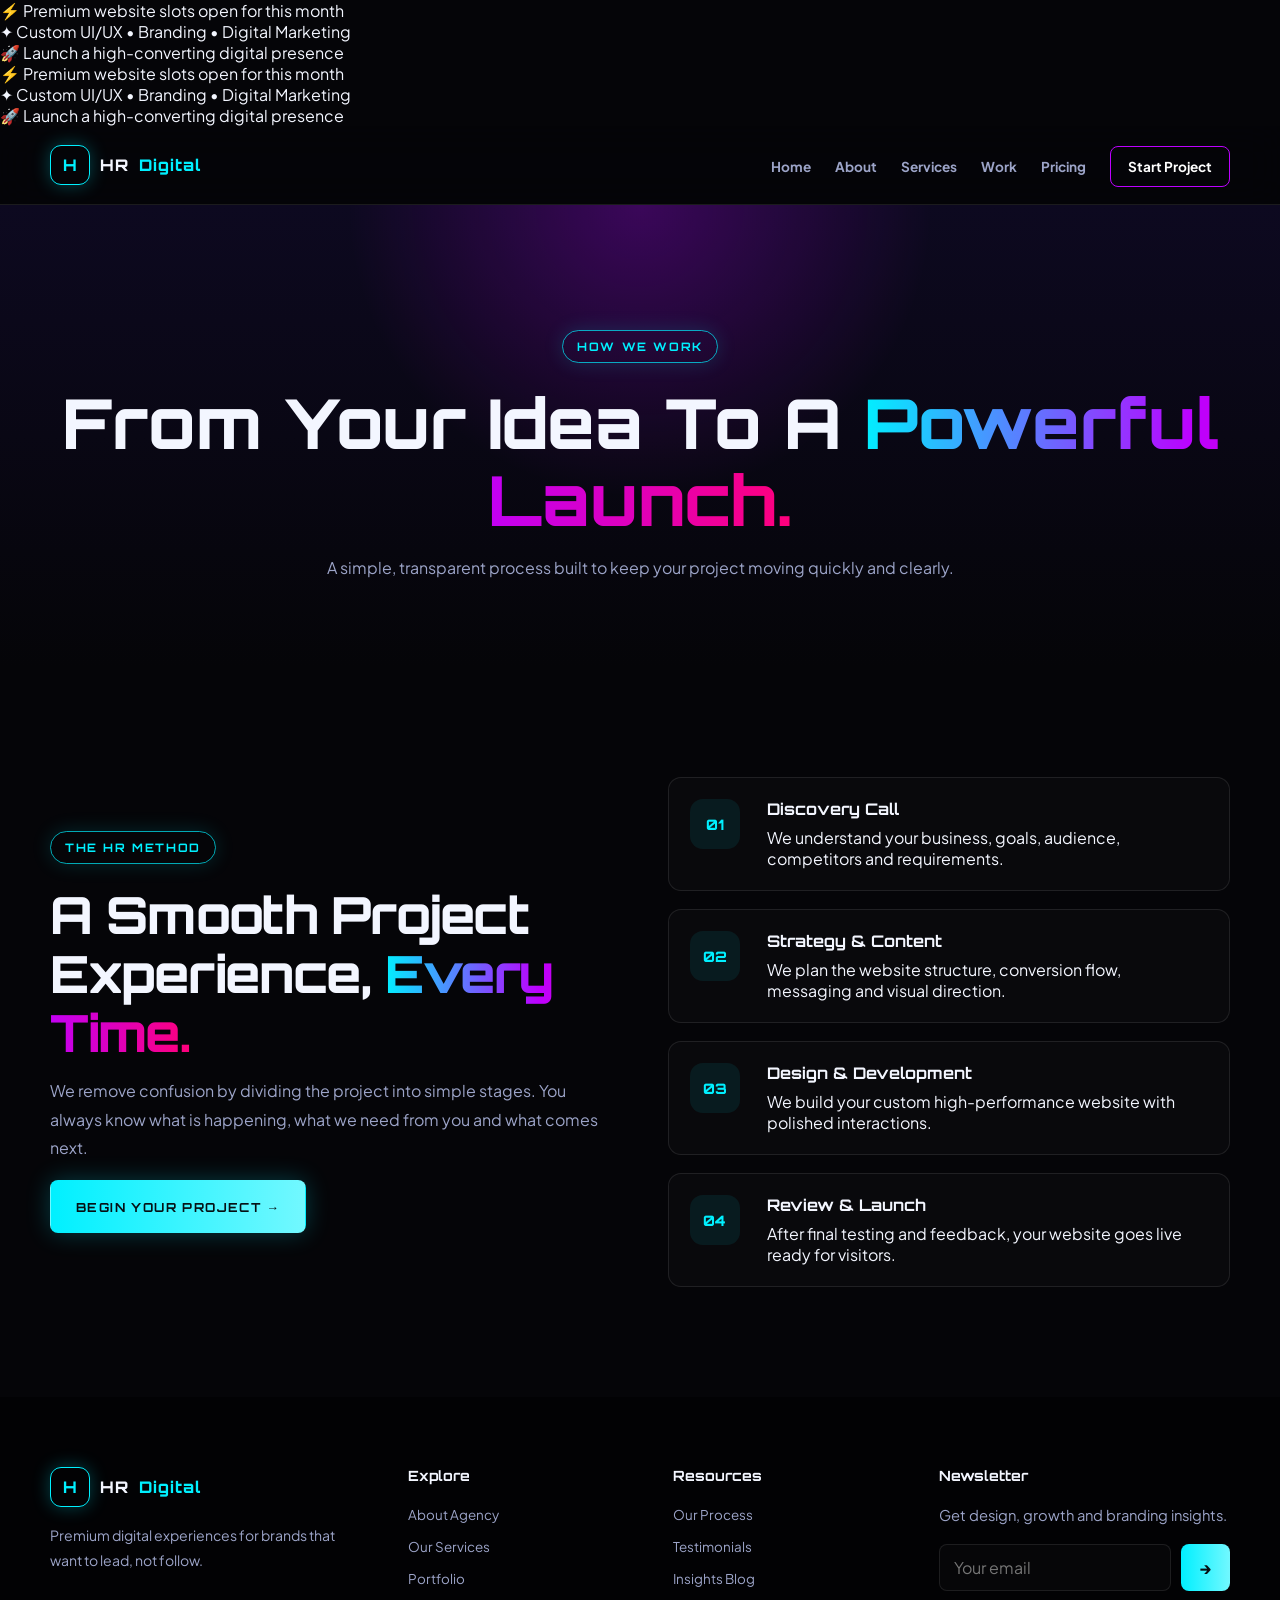
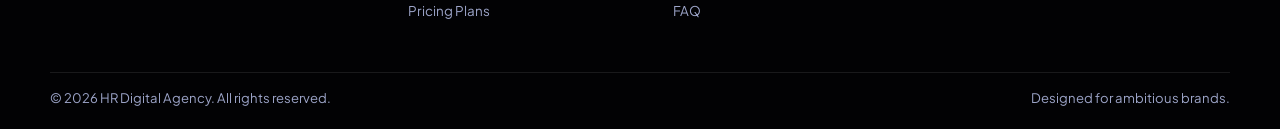
<file: process.html>
<!DOCTYPE html><html lang="en"><head><meta charset="UTF-8"><meta name="viewport" content="width=device-width, initial-scale=1.0"><meta name="description" content="HR Digital — Premium website creator and digital marketing agency."><title>Our Process — HR Digital</title><link rel="stylesheet" href="style.css"></head><body><div class="scarcity-ticker"><div class="ticker-wrap"><div class="ticker-item">⚡ Premium website slots open for this month</div><div class="ticker-item">✦ Custom UI/UX • Branding • Digital Marketing</div><div class="ticker-item">🚀 Launch a high-converting digital presence</div><div class="ticker-item">⚡ Premium website slots open for this month</div><div class="ticker-item">✦ Custom UI/UX • Branding • Digital Marketing</div><div class="ticker-item">🚀 Launch a high-converting digital presence</div></div></div><header class="site-header"><div class="container navbar"><a href="index.html" class="logo"><span class="logo-mark">H</span>HR<span>Digital</span></a><button class="menu-toggle" aria-label="Open Menu">☰</button><ul class="nav-links"><li><a href="index.html">Home</a></li><li><a href="about.html">About</a></li><li><a href="services.html">Services</a></li><li><a href="portfolio.html">Work</a></li><li><a href="pricing.html">Pricing</a></li><li><a class="nav-cta" href="contact.html">Start Project</a></li></ul></div></header><main><section class="page-hero"><div class="container"><span class="eyebrow">How We Work</span><h1>From Your Idea To A <span class="gradient-text">Powerful Launch.</span></h1><p>A simple, transparent process built to keep your project moving quickly and clearly.</p></div></section><section class="section"><div class="container process-layout"><div class="process-content reveal"><span class="eyebrow">The HR Method</span><h2>A Smooth Project Experience, <span class="gradient-text">Every Time.</span></h2><p>We remove confusion by dividing the project into simple stages. You always know what is happening, what we need from you and what comes next.</p><a href="contact.html" class="btn-neon">Begin Your Project →</a></div><div class="process-steps reveal"><article class="process-step"><div class="step-number">01</div><div><h3>Discovery Call</h3><p>We understand your business, goals, audience, competitors and requirements.</p></div></article><article class="process-step"><div class="step-number">02</div><div><h3>Strategy & Content</h3><p>We plan the website structure, conversion flow, messaging and visual direction.</p></div></article><article class="process-step"><div class="step-number">03</div><div><h3>Design & Development</h3><p>We build your custom high-performance website with polished interactions.</p></div></article><article class="process-step"><div class="step-number">04</div><div><h3>Review & Launch</h3><p>After final testing and feedback, your website goes live ready for visitors.</p></div></article></div></div></section></main><footer class="footer-agency"><div class="container"><div class="footer-grid"><div class="footer-brand"><a href="index.html" class="logo"><span class="logo-mark">H</span>HR<span>Digital</span></a><p>Premium digital experiences for brands that want to lead, not follow.</p></div><div><h4 class="footer-title">Explore</h4><ul class="footer-links"><li><a href="about.html">About Agency</a></li><li><a href="services.html">Our Services</a></li><li><a href="portfolio.html">Portfolio</a></li><li><a href="pricing.html">Pricing Plans</a></li></ul></div><div><h4 class="footer-title">Resources</h4><ul class="footer-links"><li><a href="process.html">Our Process</a></li><li><a href="testimonials.html">Testimonials</a></li><li><a href="blog.html">Insights Blog</a></li><li><a href="faq.html">FAQ</a></li></ul></div><div><h4 class="footer-title">Newsletter</h4><p class="card-text">Get design, growth and branding insights.</p><form class="footer-newsletter"><input type="email" placeholder="Your email" required><button type="submit">→</button></form></div></div><div class="footer-bottom"><span>© 2026 HR Digital Agency. All rights reserved.</span><span>Designed for ambitious brands.</span></div></div></footer><script src="script.js"></script></body></html>
</file>
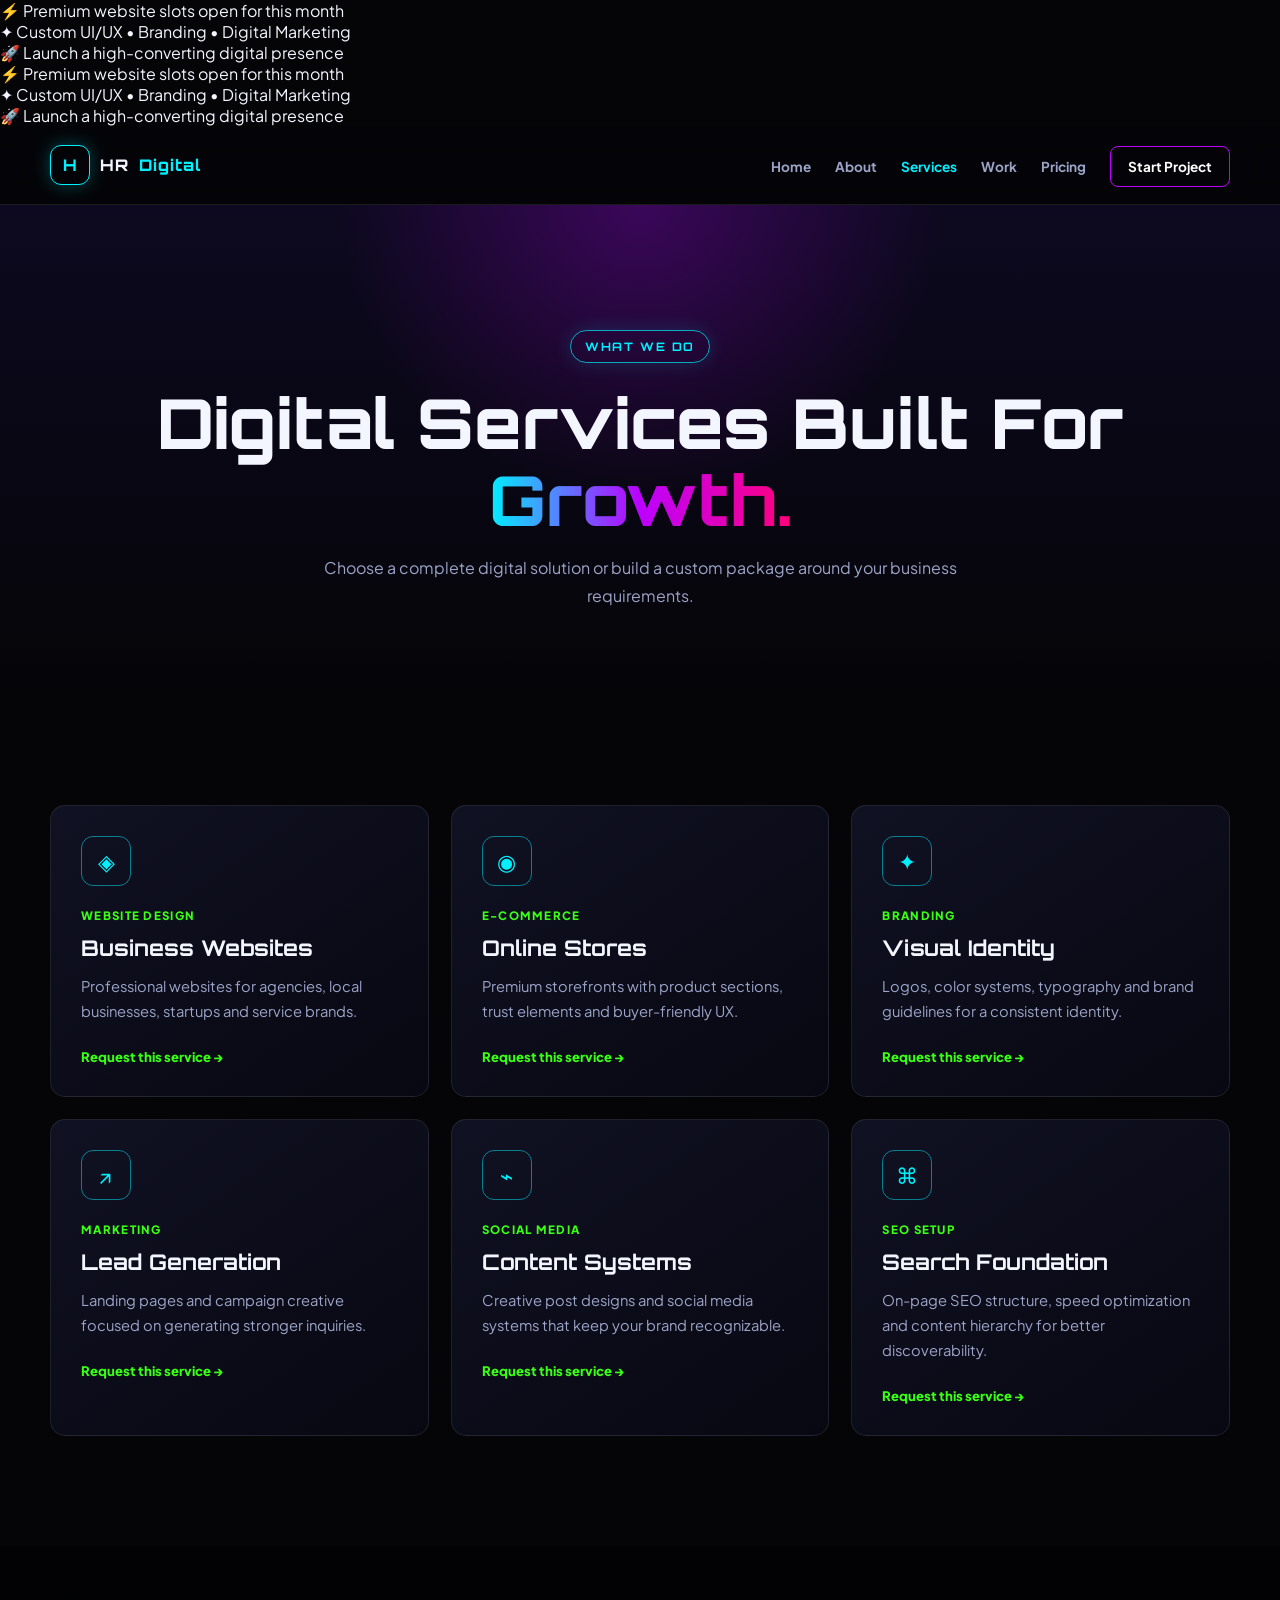
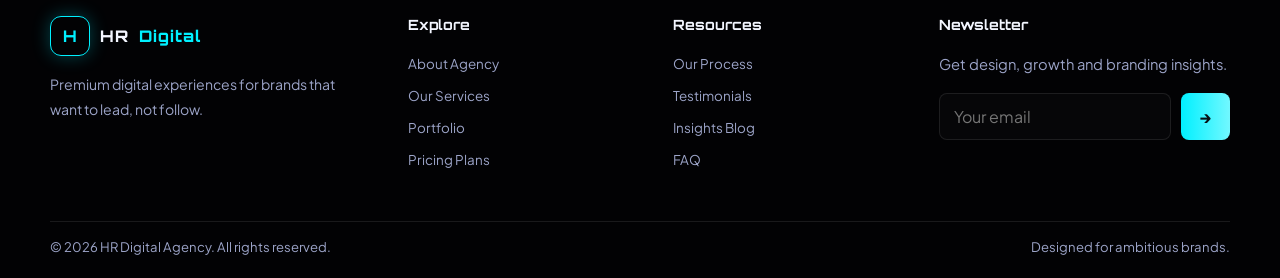
<file: services.html>
<!DOCTYPE html><html lang="en"><head><meta charset="UTF-8"><meta name="viewport" content="width=device-width, initial-scale=1.0"><meta name="description" content="HR Digital — Premium website creator and digital marketing agency."><title>Services — HR Digital</title><link rel="stylesheet" href="style.css"></head><body><div class="scarcity-ticker"><div class="ticker-wrap"><div class="ticker-item">⚡ Premium website slots open for this month</div><div class="ticker-item">✦ Custom UI/UX • Branding • Digital Marketing</div><div class="ticker-item">🚀 Launch a high-converting digital presence</div><div class="ticker-item">⚡ Premium website slots open for this month</div><div class="ticker-item">✦ Custom UI/UX • Branding • Digital Marketing</div><div class="ticker-item">🚀 Launch a high-converting digital presence</div></div></div><header class="site-header"><div class="container navbar"><a href="index.html" class="logo"><span class="logo-mark">H</span>HR<span>Digital</span></a><button class="menu-toggle" aria-label="Open Menu">☰</button><ul class="nav-links"><li><a href="index.html">Home</a></li><li><a href="about.html">About</a></li><li><a href="services.html">Services</a></li><li><a href="portfolio.html">Work</a></li><li><a href="pricing.html">Pricing</a></li><li><a class="nav-cta" href="contact.html">Start Project</a></li></ul></div></header><main><section class="page-hero"><div class="container"><span class="eyebrow">What We Do</span><h1>Digital Services Built For <span class="gradient-text">Growth.</span></h1><p>Choose a complete digital solution or build a custom package around your business requirements.</p></div></section><section class="section"><div class="container"><div class="grid-container"><article class="premium-card reveal"><div class="card-icon">◈</div><span class="card-badge">Website Design</span><h3 class="card-title">Business Websites</h3><p class="card-text">Professional websites for agencies, local businesses, startups and service brands.</p><a href="contact.html" class="card-link">Request this service →</a></article><article class="premium-card reveal"><div class="card-icon">◉</div><span class="card-badge">E-Commerce</span><h3 class="card-title">Online Stores</h3><p class="card-text">Premium storefronts with product sections, trust elements and buyer-friendly UX.</p><a href="contact.html" class="card-link">Request this service →</a></article><article class="premium-card reveal"><div class="card-icon">✦</div><span class="card-badge">Branding</span><h3 class="card-title">Visual Identity</h3><p class="card-text">Logos, color systems, typography and brand guidelines for a consistent identity.</p><a href="contact.html" class="card-link">Request this service →</a></article><article class="premium-card reveal"><div class="card-icon">↗</div><span class="card-badge">Marketing</span><h3 class="card-title">Lead Generation</h3><p class="card-text">Landing pages and campaign creative focused on generating stronger inquiries.</p><a href="contact.html" class="card-link">Request this service →</a></article><article class="premium-card reveal"><div class="card-icon">⌁</div><span class="card-badge">Social Media</span><h3 class="card-title">Content Systems</h3><p class="card-text">Creative post designs and social media systems that keep your brand recognizable.</p><a href="contact.html" class="card-link">Request this service →</a></article><article class="premium-card reveal"><div class="card-icon">⌘</div><span class="card-badge">SEO Setup</span><h3 class="card-title">Search Foundation</h3><p class="card-text">On-page SEO structure, speed optimization and content hierarchy for better discoverability.</p><a href="contact.html" class="card-link">Request this service →</a></article></div></div></section></main><footer class="footer-agency"><div class="container"><div class="footer-grid"><div class="footer-brand"><a href="index.html" class="logo"><span class="logo-mark">H</span>HR<span>Digital</span></a><p>Premium digital experiences for brands that want to lead, not follow.</p></div><div><h4 class="footer-title">Explore</h4><ul class="footer-links"><li><a href="about.html">About Agency</a></li><li><a href="services.html">Our Services</a></li><li><a href="portfolio.html">Portfolio</a></li><li><a href="pricing.html">Pricing Plans</a></li></ul></div><div><h4 class="footer-title">Resources</h4><ul class="footer-links"><li><a href="process.html">Our Process</a></li><li><a href="testimonials.html">Testimonials</a></li><li><a href="blog.html">Insights Blog</a></li><li><a href="faq.html">FAQ</a></li></ul></div><div><h4 class="footer-title">Newsletter</h4><p class="card-text">Get design, growth and branding insights.</p><form class="footer-newsletter"><input type="email" placeholder="Your email" required><button type="submit">→</button></form></div></div><div class="footer-bottom"><span>© 2026 HR Digital Agency. All rights reserved.</span><span>Designed for ambitious brands.</span></div></div></footer><script src="script.js"></script></body></html>
</file>
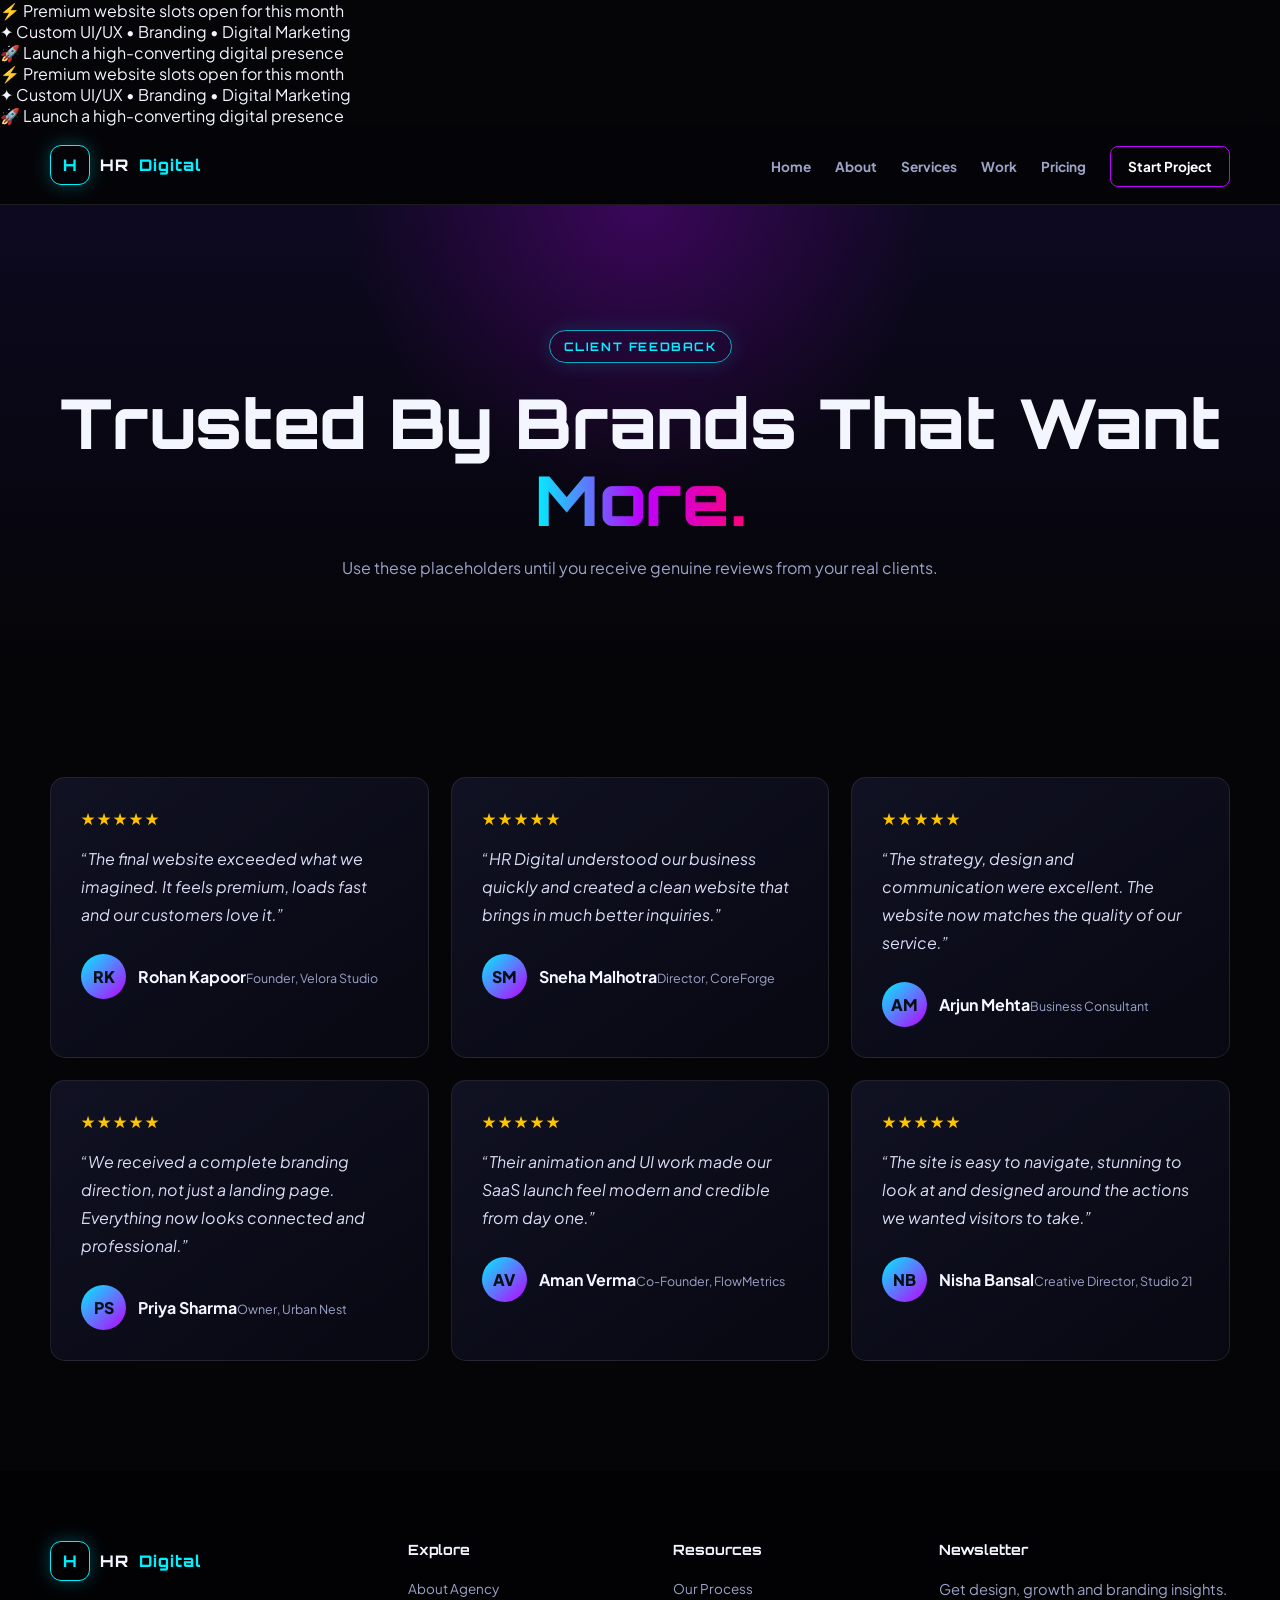
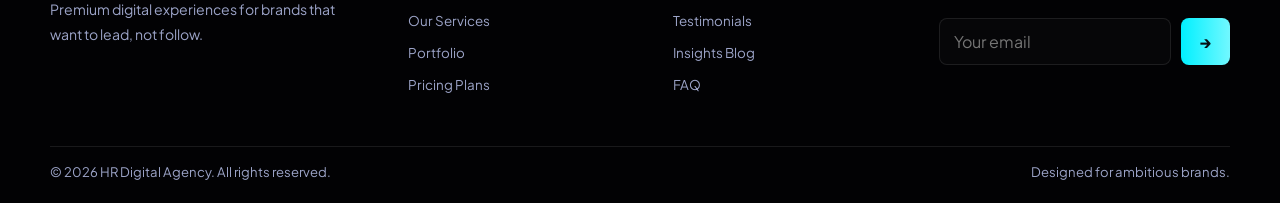
<file: testimonials.html>
<!DOCTYPE html><html lang="en"><head><meta charset="UTF-8"><meta name="viewport" content="width=device-width, initial-scale=1.0"><meta name="description" content="HR Digital — Premium website creator and digital marketing agency."><title>Testimonials — HR Digital</title><link rel="stylesheet" href="style.css"></head><body><div class="scarcity-ticker"><div class="ticker-wrap"><div class="ticker-item">⚡ Premium website slots open for this month</div><div class="ticker-item">✦ Custom UI/UX • Branding • Digital Marketing</div><div class="ticker-item">🚀 Launch a high-converting digital presence</div><div class="ticker-item">⚡ Premium website slots open for this month</div><div class="ticker-item">✦ Custom UI/UX • Branding • Digital Marketing</div><div class="ticker-item">🚀 Launch a high-converting digital presence</div></div></div><header class="site-header"><div class="container navbar"><a href="index.html" class="logo"><span class="logo-mark">H</span>HR<span>Digital</span></a><button class="menu-toggle" aria-label="Open Menu">☰</button><ul class="nav-links"><li><a href="index.html">Home</a></li><li><a href="about.html">About</a></li><li><a href="services.html">Services</a></li><li><a href="portfolio.html">Work</a></li><li><a href="pricing.html">Pricing</a></li><li><a class="nav-cta" href="contact.html">Start Project</a></li></ul></div></header><main><section class="page-hero"><div class="container"><span class="eyebrow">Client Feedback</span><h1>Trusted By Brands That Want <span class="gradient-text">More.</span></h1><p>Use these placeholders until you receive genuine reviews from your real clients.</p></div></section><section class="section"><div class="container testimonial-grid"><article class="testimonial-card reveal"><div class="stars">★★★★★</div><p class="testimonial-text">“The final website exceeded what we imagined. It feels premium, loads fast and our customers love it.”</p><div class="client"><div class="client-avatar">RK</div><div><strong>Rohan Kapoor</strong><span>Founder, Velora Studio</span></div></div></article><article class="testimonial-card reveal"><div class="stars">★★★★★</div><p class="testimonial-text">“HR Digital understood our business quickly and created a clean website that brings in much better inquiries.”</p><div class="client"><div class="client-avatar">SM</div><div><strong>Sneha Malhotra</strong><span>Director, CoreForge</span></div></div></article><article class="testimonial-card reveal"><div class="stars">★★★★★</div><p class="testimonial-text">“The strategy, design and communication were excellent. The website now matches the quality of our service.”</p><div class="client"><div class="client-avatar">AM</div><div><strong>Arjun Mehta</strong><span>Business Consultant</span></div></div></article><article class="testimonial-card reveal"><div class="stars">★★★★★</div><p class="testimonial-text">“We received a complete branding direction, not just a landing page. Everything now looks connected and professional.”</p><div class="client"><div class="client-avatar">PS</div><div><strong>Priya Sharma</strong><span>Owner, Urban Nest</span></div></div></article><article class="testimonial-card reveal"><div class="stars">★★★★★</div><p class="testimonial-text">“Their animation and UI work made our SaaS launch feel modern and credible from day one.”</p><div class="client"><div class="client-avatar">AV</div><div><strong>Aman Verma</strong><span>Co-Founder, FlowMetrics</span></div></div></article><article class="testimonial-card reveal"><div class="stars">★★★★★</div><p class="testimonial-text">“The site is easy to navigate, stunning to look at and designed around the actions we wanted visitors to take.”</p><div class="client"><div class="client-avatar">NB</div><div><strong>Nisha Bansal</strong><span>Creative Director, Studio 21</span></div></div></article></div></section></main><footer class="footer-agency"><div class="container"><div class="footer-grid"><div class="footer-brand"><a href="index.html" class="logo"><span class="logo-mark">H</span>HR<span>Digital</span></a><p>Premium digital experiences for brands that want to lead, not follow.</p></div><div><h4 class="footer-title">Explore</h4><ul class="footer-links"><li><a href="about.html">About Agency</a></li><li><a href="services.html">Our Services</a></li><li><a href="portfolio.html">Portfolio</a></li><li><a href="pricing.html">Pricing Plans</a></li></ul></div><div><h4 class="footer-title">Resources</h4><ul class="footer-links"><li><a href="process.html">Our Process</a></li><li><a href="testimonials.html">Testimonials</a></li><li><a href="blog.html">Insights Blog</a></li><li><a href="faq.html">FAQ</a></li></ul></div><div><h4 class="footer-title">Newsletter</h4><p class="card-text">Get design, growth and branding insights.</p><form class="footer-newsletter"><input type="email" placeholder="Your email" required><button type="submit">→</button></form></div></div><div class="footer-bottom"><span>© 2026 HR Digital Agency. All rights reserved.</span><span>Designed for ambitious brands.</span></div></div></footer><script src="script.js"></script></body></html>
</file>
<file: style.css>
@import url("https://fonts.googleapis.com/css2?family=Orbitron:wght@500;600;700;800;900&family=Plus+Jakarta+Sans:wght@400;500;600;700;800&display=swap");

:root {
  --bg-pure: #050508;
  --bg-deep: #080812;
  --bg-card: #0b0c16;
  --bg-card-light: #111225;
  --neon-blue: #00f0ff;
  --neon-purple: #bd00ff;
  --neon-lime: #39ff14;
  --neon-pink: #ff007b;
  --text-main: #f3f6ff;
  --text-muted: #9ca4c8;
  --border: rgba(255, 255, 255, 0.09);
  --font-display: "Orbitron", sans-serif;
  --font-body: "Plus Jakarta Sans", sans-serif;
  --shadow-blue: 0 0 35px rgba(0, 240, 255, 0.22);
  --shadow-purple: 0 0 35px rgba(189, 0, 255, 0.22);
}

* {
  box-sizing: border-box;
  margin: 0;
  padding: 0;
}

html {
  scroll-behavior: smooth;
}

body {
  background: var(--bg-pure);
  color: var(--text-main);
  font-family: var(--font-body);
  overflow-x: hidden;
}

::selection {
  background: var(--neon-blue);
  color: #020204;
}

a {
  color: inherit;
  text-decoration: none;
}

img {
  display: block;
  max-width: 100%;
}

button,
input,
select,
textarea {
  font: inherit;
}

.container {
  width: min(1180px, calc(100% - 40px));
  margin: 0 auto;
}

.site-header {
  position: sticky;
  top: 0;
  z-index: 999;
  background: rgba(5, 5, 8, 0.88);
  border-bottom: 1px solid var(--border);
  backdrop-filter: blur(18px);
}

.navbar {
  display: flex;
  align-items: center;
  justify-content: space-between;
  gap: 28px;
  min-height: 78px;
}

.logo {
  display: flex;
  align-items: center;
  gap: 10px;
  font-family: var(--font-display);
  font-weight: 800;
  letter-spacing: 1px;
}

.logo span {
  color: var(--neon-blue);
}

.logo-mark {
  display: grid;
  place-items: center;
  width: 40px;
  height: 40px;
  border: 1px solid var(--neon-blue);
  border-radius: 11px;
  color: var(--neon-blue);
  box-shadow: 0 0 18px rgba(0, 240, 255, 0.28);
}

.nav-links {
  display: flex;
  align-items: center;
  gap: 24px;
  list-style: none;
}

.nav-links a {
  color: var(--text-muted);
  font-size: 0.85rem;
  font-weight: 700;
  transition: color 0.25s ease;
}

.nav-links a:hover,
.nav-links a.active {
  color: var(--neon-blue);
}

.nav-cta {
  padding: 11px 17px;
  border: 1px solid var(--neon-purple);
  border-radius: 8px;
  color: #ffffff !important;
}

.nav-cta:hover {
  background: var(--neon-purple);
  box-shadow: var(--shadow-purple);
}

.menu-toggle {
  display: none;
  border: 0;
  background: transparent;
  color: #ffffff;
  font-size: 1.5rem;
  cursor: pointer;
}

.btn-neon,
.btn-outline,
.btn-purple {
  display: inline-flex;
  align-items: center;
  justify-content: center;
  min-height: 53px;
  padding: 15px 25px;
  border: 1px solid transparent;
  border-radius: 8px;
  font-family: var(--font-display);
  font-size: 0.78rem;
  font-weight: 700;
  letter-spacing: 1.4px;
  text-transform: uppercase;
  transition: all 0.3s ease;
}

.btn-neon {
  color: #061014;
  background: linear-gradient(90deg, var(--neon-blue), #72f8ff);
  box-shadow: 0 0 25px rgba(0, 240, 255, 0.24);
}

.btn-neon:hover {
  transform: translateY(-4px);
  box-shadow: 0 0 42px rgba(0, 240, 255, 0.55);
}

.btn-purple {
  color: #ffffff;
  background: linear-gradient(90deg, var(--neon-purple), var(--neon-pink));
  box-shadow: 0 0 25px rgba(189, 0, 255, 0.25);
}

.btn-purple:hover {
  box-shadow: 0 0 42px rgba(189, 0, 255, 0.55);
}

.btn-outline {
  border-color: var(--border);
  color: #ffffff;
  background: rgba(255, 255, 255, 0.02);
}

.btn-outline:hover {
  transform: translateY(-4px);
  border-color: var(--neon-blue);
  color: var(--neon-blue);
}

.hero {
  position: relative;
  display: grid;
  place-items: center;
  min-height: calc(100vh - 125px);
  overflow: hidden;
  text-align: center;
  background:
    radial-gradient(circle at 50% 30%, rgba(94, 15, 156, 0.30), transparent 31%),
    radial-gradient(circle at 10% 90%, rgba(0, 240, 255, 0.13), transparent 28%),
    var(--bg-pure);
}

.hero::before {
  position: absolute;
  inset: -20%;
  content: "";
  background-image:
    linear-gradient(rgba(0, 240, 255, 0.055) 1px, transparent 1px),
    linear-gradient(90deg, rgba(0, 240, 255, 0.055) 1px, transparent 1px);
  background-size: 55px 55px;
  transform: perspective(700px) rotateX(62deg);
  animation: gridMove 16s linear infinite;
}

@keyframes gridMove {
  from { background-position: 0 0; }
  to { background-position: 0 900px; }
}

.hero-content {
  position: relative;
  z-index: 2;
  width: min(970px, calc(100% - 40px));
  padding: 100px 0;
}

.agency-badge,
.eyebrow {
  display: inline-block;
  margin-bottom: 21px;
  padding: 8px 14px;
  border: 1px solid rgba(0, 240, 255, 0.7);
  border-radius: 100px;
  color: var(--neon-blue);
  font-family: var(--font-display);
  font-size: 0.73rem;
  font-weight: 700;
  letter-spacing: 1.6px;
  text-transform: uppercase;
  box-shadow: 0 0 20px rgba(0, 240, 255, 0.15);
}

.hero-title {
  margin-bottom: 22px;
  background: linear-gradient(135deg, #ffffff 20%, #9aa2cc 100%);
  -webkit-background-clip: text;
  -webkit-text-fill-color: transparent;
  font-family: var(--font-display);
  font-size: clamp(2.6rem, 7vw, 5.7rem);
  font-weight: 800;
  letter-spacing: -2.8px;
  line-height: 1.08;
}

.hero-title span,
.gradient-text {
  background: linear-gradient(90deg, var(--neon-blue), var(--neon-purple), var(--neon-pink));
  -webkit-background-clip: text;
  -webkit-text-fill-color: transparent;
}

.hero-subtitle {
  max-width: 700px;
  margin: 0 auto 35px;
  color: var(--text-muted);
  font-size: 1.05rem;
  line-height: 1.8;
}

.cta-group {
  display: flex;
  justify-content: center;
  flex-wrap: wrap;
  gap: 14px;
}

.hero-trust {
  display: flex;
  justify-content: center;
  flex-wrap: wrap;
  gap: 22px;
  margin-top: 47px;
  color: #b5bddc;
  font-size: 0.82rem;
}

.hero-trust span::before {
  content: "✦";
  margin-right: 8px;
  color: var(--neon-lime);
}

.section {
  padding: 110px 0;
}

.section-dark {
  background: linear-gradient(180deg, var(--bg-pure), var(--bg-deep));
}

.section-header {
  max-width: 760px;
  margin: 0 auto 55px;
  text-align: center;
}

.section-header h1,
.section-header h2,
.about-content h2,
.process-content h2,
.contact-info h2 {
  margin-bottom: 15px;
  font-family: var(--font-display);
  font-size: clamp(2rem, 4vw, 3.5rem);
  font-weight: 800;
  letter-spacing: -1.3px;
  line-height: 1.15;
}

.section-desc {
  color: var(--text-muted);
  line-height: 1.75;
}

.grid-container,
.portfolio-grid,
.pricing-grid,
.testimonial-grid,
.blog-grid {
  display: grid;
  grid-template-columns: repeat(3, minmax(0, 1fr));
  gap: 22px;
}

.premium-card,
.price-card,
.testimonial-card,
.blog-card,
.faq-item {
  border: 1px solid var(--border);
  border-radius: 15px;
  background: linear-gradient(145deg, #101122, #080812);
}

.premium-card {
  padding: 30px;
  transition: all 0.35s ease;
}

.premium-card:hover,
.portfolio-card:hover,
.blog-card:hover {
  transform: translateY(-8px);
  border-color: var(--neon-blue);
  box-shadow: var(--shadow-blue);
}

.card-icon {
  display: grid;
  place-items: center;
  width: 50px;
  height: 50px;
  margin-bottom: 22px;
  border: 1px solid rgba(0, 240, 255, 0.5);
  border-radius: 12px;
  color: var(--neon-blue);
  font-size: 1.35rem;
}

.card-badge,
.portfolio-tag,
.blog-meta {
  display: block;
  margin-bottom: 11px;
  color: var(--neon-lime);
  font-size: 0.72rem;
  font-weight: 800;
  letter-spacing: 1.3px;
  text-transform: uppercase;
}

.card-title {
  margin-bottom: 13px;
  font-family: var(--font-display);
  font-size: 1.35rem;
  font-weight: 700;
}

.card-text,
.blog-content p {
  color: var(--text-muted);
  font-size: 0.92rem;
  line-height: 1.7;
}

.card-link {
  display: inline-block;
  margin-top: 24px;
  color: var(--neon-lime);
  font-size: 0.82rem;
  font-weight: 800;
}

.stats-grid {
  display: grid;
  grid-template-columns: repeat(4, minmax(0, 1fr));
  gap: 17px;
}

.stat-card {
  padding: 30px 20px;
  border: 1px solid var(--border);
  border-radius: 13px;
  text-align: center;
  background: rgba(255, 255, 255, 0.025);
}

.stat-number {
  margin-bottom: 8px;
  color: var(--neon-blue);
  font-family: var(--font-display);
  font-size: 2.3rem;
  font-weight: 800;
}

.stat-label {
  color: var(--text-muted);
  font-size: 0.85rem;
}

.page-hero {
  padding: 125px 0 85px;
  text-align: center;
  background: radial-gradient(circle at 50% 0%, rgba(189, 0, 255, 0.26), transparent 37%), linear-gradient(180deg, #0d0920, var(--bg-pure));
}

.page-hero h1 {
  margin-bottom: 16px;
  font-family: var(--font-display);
  font-size: clamp(2.5rem, 6vw, 4.3rem);
  font-weight: 800;
  line-height: 1.12;
}

.page-hero p {
  max-width: 720px;
  margin: 0 auto;
  color: var(--text-muted);
  line-height: 1.75;
}

.about-layout,
.contact-layout,
.process-layout {
  display: grid;
  grid-template-columns: 1fr 1fr;
  align-items: center;
  gap: 55px;
}

.about-visual {
  position: relative;
  min-height: 420px;
  overflow: hidden;
  border: 1px solid var(--border);
  border-radius: 20px;
  background:
    radial-gradient(circle at 30% 20%, rgba(0, 240, 255, 0.34), transparent 26%),
    radial-gradient(circle at 70% 70%, rgba(189, 0, 255, 0.35), transparent 35%),
    #0c0d1e;
}

.about-visual::after {
  position: absolute;
  inset: 65px;
  display: grid;
  place-items: center;
  content: "HR";
  border: 1px solid rgba(0, 240, 255, 0.55);
  border-radius: 18px;
  font-family: var(--font-display);
  font-size: clamp(4rem, 11vw, 7rem);
  font-weight: 800;
  text-shadow: 0 0 30px var(--neon-blue);
  transform: rotate(7deg);
}

.about-content p,
.contact-info p,
.process-content p {
  margin-bottom: 17px;
  color: var(--text-muted);
  line-height: 1.8;
}

.check-list,
.plan-features {
  display: grid;
  gap: 12px;
  margin: 27px 0;
  list-style: none;
}

.check-list li::before,
.plan-features li::before {
  content: "✓";
  margin-right: 10px;
  color: var(--neon-lime);
  font-weight: 900;
}

.portfolio-card {
  position: relative;
  min-height: 340px;
  overflow: hidden;
  border: 1px solid var(--border);
  border-radius: 16px;
  background: radial-gradient(circle at 20% 10%, #ff4e88, transparent 35%), #140a20;
  transition: all 0.35s ease;
}

.portfolio-card:nth-child(2) { background: radial-gradient(circle at 70% 30%, #00d9ff, transparent 37%), #06131c; }
.portfolio-card:nth-child(3) { background: radial-gradient(circle at 50% 80%, #9e3cff, transparent 40%), #10091a; }
.portfolio-card:nth-child(4) { background: radial-gradient(circle at 30% 30%, #39ff14, transparent 38%), #0c1709; }
.portfolio-card:nth-child(5) { background: radial-gradient(circle at 60% 20%, #ffc400, transparent 38%), #191306; }
.portfolio-card:nth-child(6) { background: radial-gradient(circle at 50% 50%, #00f0ff, transparent 32%), #081127; }

.portfolio-card::after {
  position: absolute;
  inset: 0;
  content: "";
  background: linear-gradient(180deg, transparent 35%, rgba(0, 0, 0, 0.92));
}

.portfolio-content {
  position: absolute;
  z-index: 2;
  right: 25px;
  bottom: 24px;
  left: 25px;
}

.portfolio-content h3 {
  margin-bottom: 7px;
  font-family: var(--font-display);
  font-size: 1.25rem;
  font-weight: 700;
}

.price-card {
  position: relative;
  padding: 35px;
}

.featured {
  border-color: var(--neon-purple);
  box-shadow: var(--shadow-purple);
  transform: translateY(-14px);
}

.popular-label {
  position: absolute;
  top: -14px;
  left: 50%;
  padding: 7px 15px;
  border-radius: 99px;
  background: linear-gradient(90deg, var(--neon-purple), var(--neon-pink));
  font-size: 0.7rem;
  font-weight: 800;
  transform: translateX(-50%);
  white-space: nowrap;
}

.plan-name {
  color: var(--neon-blue);
  font-family: var(--font-display);
  font-size: 1.1rem;
  font-weight: 700;
}

.plan-price {
  margin: 19px 0 12px;
  font-family: var(--font-display);
  font-size: 2.75rem;
  font-weight: 800;
}

.plan-price small {
  color: var(--text-muted);
  font-family: var(--font-body);
  font-size: 0.83rem;
  font-weight: 500;
}

.plan-desc {
  min-height: 53px;
  color: var(--text-muted);
  font-size: 0.89rem;
}

.process-steps {
  display: grid;
  gap: 18px;
}

.process-step {
  display: grid;
  grid-template-columns: 60px 1fr;
  gap: 17px;
  padding: 21px;
  border: 1px solid var(--border);
  border-radius: 13px;
  background: rgba(255, 255, 255, 0.02);
}

.step-number {
  display: grid;
  place-items: center;
  width: 50px;
  height: 50px;
  border-radius: 13px;
  color: var(--neon-blue);
  background: rgba(0, 240, 255, 0.08);
  font-family: var(--font-display);
  font-size: 0.9rem;
  font-weight: 800;
}

.process-step h3 {
  margin-bottom: 8px;
  font-family: var(--font-display);
  font-size: 1rem;
  font-weight: 700;
}

.testimonial-card {
  padding: 30px;
}

.stars {
  margin-bottom: 16px;
  color: #ffc400;
  letter-spacing: 2px;
}

.testimonial-text {
  margin-bottom: 25px;
  color: #d9def4;
  font-style: italic;
  line-height: 1.75;
}

.client {
  display: flex;
  align-items: center;
  gap: 12px;
}

.client-avatar {
  display: grid;
  place-items: center;
  width: 45px;
  height: 45px;
  border-radius: 50%;
  color: #061014;
  background: linear-gradient(135deg, var(--neon-blue), var(--neon-purple));
  font-weight: 800;
}

.client span {
  color: var(--text-muted);
  font-size: 0.78rem;
}

.blog-card {
  overflow: hidden;
  transition: all 0.3s ease;
}

.blog-visual {
  height: 190px;
  background: linear-gradient(135deg, rgba(0, 240, 255, 0.7), rgba(189, 0, 255, 0.78));
}

.blog-card:nth-child(2) .blog-visual { background: linear-gradient(135deg, #ff007b, #ff9500); }
.blog-card:nth-child(3) .blog-visual { background: linear-gradient(135deg, #39ff14, #00b8ff); }

.blog-content {
  padding: 25px;
}

.blog-content h3 {
  margin-bottom: 13px;
  font-family: var(--font-display);
  font-size: 1.1rem;
  font-weight: 700;
  line-height: 1.45;
}

.faq-wrap {
  max-width: 860px;
  margin: 0 auto;
}

.faq-item {
  overflow: hidden;
  margin-bottom: 14px;
}

.faq-question {
  display: flex;
  justify-content: space-between;
  width: 100%;
  padding: 21px 23px;
  border: 0;
  color: #ffffff;
  background: transparent;
  font-family: var(--font-body);
  font-size: 0.9rem;
  font-weight: 700;
  text-align: left;
  cursor: pointer;
}

.faq-question span {
  color: var(--neon-blue);
  font-size: 1.3rem;
}

.faq-answer {
  display: grid;
  grid-template-rows: 0fr;
  transition: grid-template-rows 0.35s ease;
}

.faq-answer > div {
  overflow: hidden;
}

.faq-answer p {
  padding: 0 23px;
  color: var(--text-muted);
  line-height: 1.75;
}

.faq-item.active .faq-answer {
  grid-template-rows: 1fr;
}

.faq-item.active .faq-answer p {
  padding-bottom: 22px;
}

.faq-item.active .faq-question span {
  transform: rotate(45deg);
}

.contact-form {
  padding: 34px;
  border: 1px solid var(--border);
  border-radius: 16px;
  background: linear-gradient(145deg, #111225, #080812);
}

.form-grid {
  display: grid;
  grid-template-columns: 1fr 1fr;
  gap: 15px;
}

.form-group {
  margin-bottom: 15px;
}

.form-group.full {
  grid-column: 1 / -1;
}

.form-group label {
  display: block;
  margin-bottom: 8px;
  color: #dce2fa;
  font-size: 0.78rem;
  font-weight: 700;
}

.form-control {
  width: 100%;
  padding: 14px 15px;
  border: 1px solid var(--border);
  border-radius: 8px;
  outline: none;
  color: #ffffff;
  background: rgba(255, 255, 255, 0.035);
  transition: border-color 0.25s ease, box-shadow 0.25s ease;
}

.form-control:focus {
  border-color: var(--neon-blue);
  box-shadow: 0 0 0 3px rgba(0, 240, 255, 0.08);
}

textarea.form-control {
  min-height: 130px;
  resize: vertical;
}

.contact-details {
  display: grid;
  gap: 14px;
  margin-top: 27px;
}

.contact-detail {
  padding: 16px;
  border-left: 2px solid var(--neon-blue);
  border-radius: 0 9px 9px 0;
  background: rgba(0, 240, 255, 0.04);
}

.contact-detail strong {
  display: block;
  margin-bottom: 4px;
  font-size: 0.82rem;
}

.contact-detail span {
  color: var(--text-muted);
  font-size: 0.85rem;
}

.bottom-cta {
  padding: 75px 0;
  border-block: 1px solid var(--border);
  text-align: center;
  background: radial-gradient(circle at center, rgba(189, 0, 255, 0.3), transparent 45%), #07070e;
}

.bottom-cta h2 {
  margin-bottom: 15px;
  font-family: var(--font-display);
  font-size: clamp(1.8rem, 4vw, 3.1rem);
  font-weight: 800;
}

.bottom-cta p {
  max-width: 600px;
  margin: 0 auto 28px;
  color: var(--text-muted);
  line-height: 1.7;
}

.footer-agency {
  padding: 70px 0 23px;
  background: #020204;
}

.footer-grid {
  display: grid;
  grid-template-columns: 1.4fr 1fr 1fr 1.2fr;
  gap: 36px;
  margin-bottom: 52px;
}

.footer-brand p {
  max-width: 300px;
  margin-top: 16px;
  color: var(--text-muted);
  font-size: 0.88rem;
  line-height: 1.75;
}

.footer-title {
  margin-bottom: 19px;
  font-family: var(--font-display);
  font-size: 0.88rem;
  font-weight: 700;
}

.footer-links {
  display: grid;
  gap: 11px;
  list-style: none;
}

.footer-links a {
  color: var(--text-muted);
  font-size: 0.84rem;
  transition: color 0.25s ease;
}

.footer-links a:hover {
  color: var(--neon-blue);
}

.footer-bottom {
  display: flex;
  justify-content: space-between;
  gap: 16px;
  padding-top: 16px;
  border-top: 1px solid var(--border);
  color: var(--text-muted);
  font-size: 0.82rem;
}

.footer-newsletter {
  display: flex;
  gap: 10px;
  margin-top: 16px;
}

.footer-newsletter input {
  flex: 1;
  min-width: 170px;
  padding: 12px 14px;
  border: 1px solid var(--border);
  border-radius: 8px;
  color: var(--text-main);
  background: rgba(255, 255, 255, 0.02);
}

.footer-newsletter button {
  border: 0;
  border-radius: 8px;
  padding: 12px 18px;
  color: #061014;
  background: linear-gradient(90deg, var(--neon-blue), #72f8ff);
  font-weight: 800;
  cursor: pointer;
}

.error-page {
  display: grid;
  place-items: center;
  min-height: 100vh;
  background: radial-gradient(circle at center, rgba(189, 0, 255, 0.2), transparent 40%), var(--bg-pure);
}

.error-card {
  max-width: 560px;
  padding: 48px 32px;
  border: 1px solid var(--border);
  border-radius: 20px;
  text-align: center;
  background: linear-gradient(145deg, #0d0d1d, #07070e);
  box-shadow: var(--shadow-purple);
}

.error-card h1 {
  margin-bottom: 12px;
  font-family: var(--font-display);
  font-size: clamp(2.4rem, 7vw, 4rem);
}

.error-card h1 span {
  color: var(--neon-blue);
}

.error-card p {
  margin-bottom: 24px;
  color: var(--text-muted);
  line-height: 1.7;
}

@media (max-width: 900px) {
  .grid-container,
  .portfolio-grid,
  .pricing-grid,
  .testimonial-grid,
  .blog-grid,
  .stats-grid,
  .footer-grid,
  .about-layout,
  .contact-layout,
  .process-layout,
  .form-grid {
    grid-template-columns: 1fr;
  }

  .footer-grid {
    gap: 28px;
  }
}

@media (max-width: 768px) {
  .nav-links {
    position: absolute;
    top: 78px;
    left: 0;
    right: 0;
    display: none;
    flex-direction: column;
    padding: 20px;
    background: rgba(5, 5, 8, 0.96);
    border-bottom: 1px solid var(--border);
  }

  .nav-links.open {
    display: flex;
  }

  .menu-toggle {
    display: block;
  }

  .navbar {
    position: relative;
  }

  .container {
    width: min(100% - 24px, 1180px);
  }

  .hero-content {
    padding: 70px 0;
  }

  .hero-title {
    font-size: clamp(2.2rem, 12vw, 3.6rem);
  }

  .section {
    padding: 80px 0;
  }

  .footer-bottom {
    flex-direction: column;
    text-align: center;
  }
}
</file>
